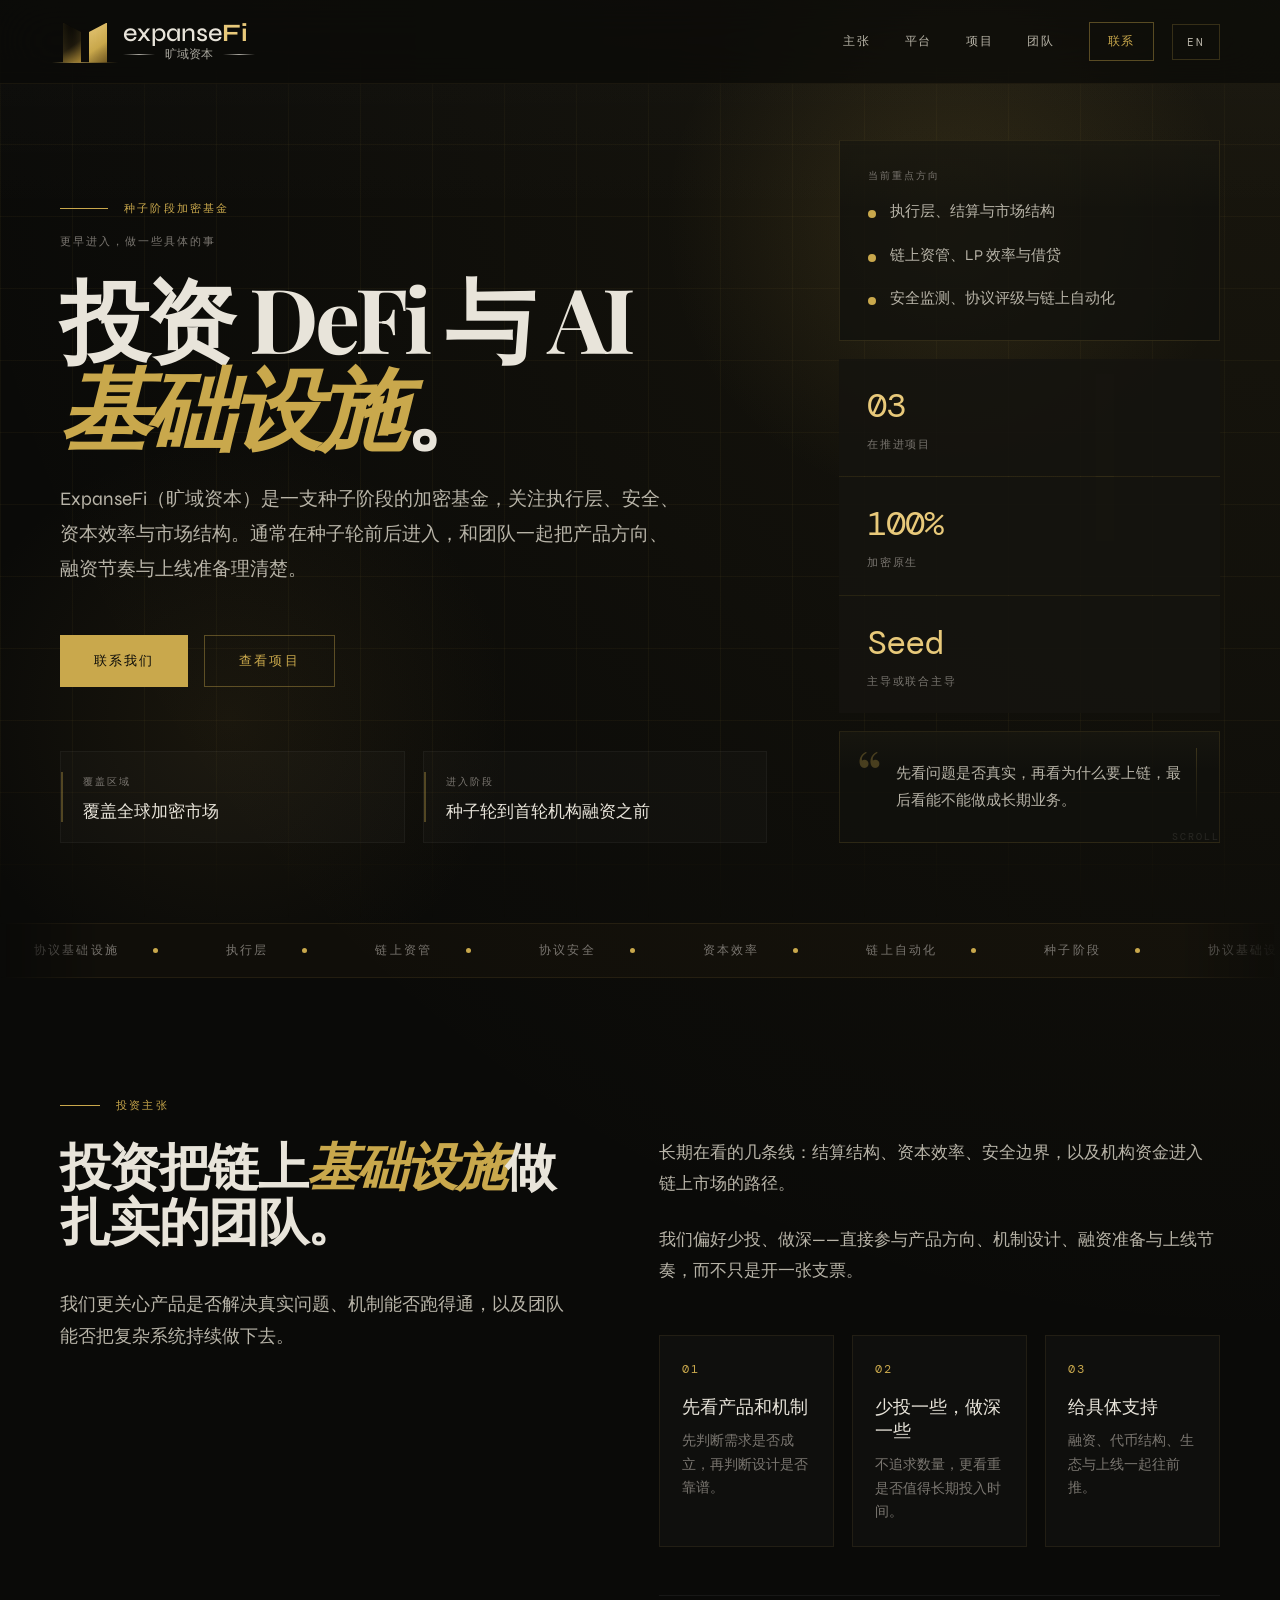
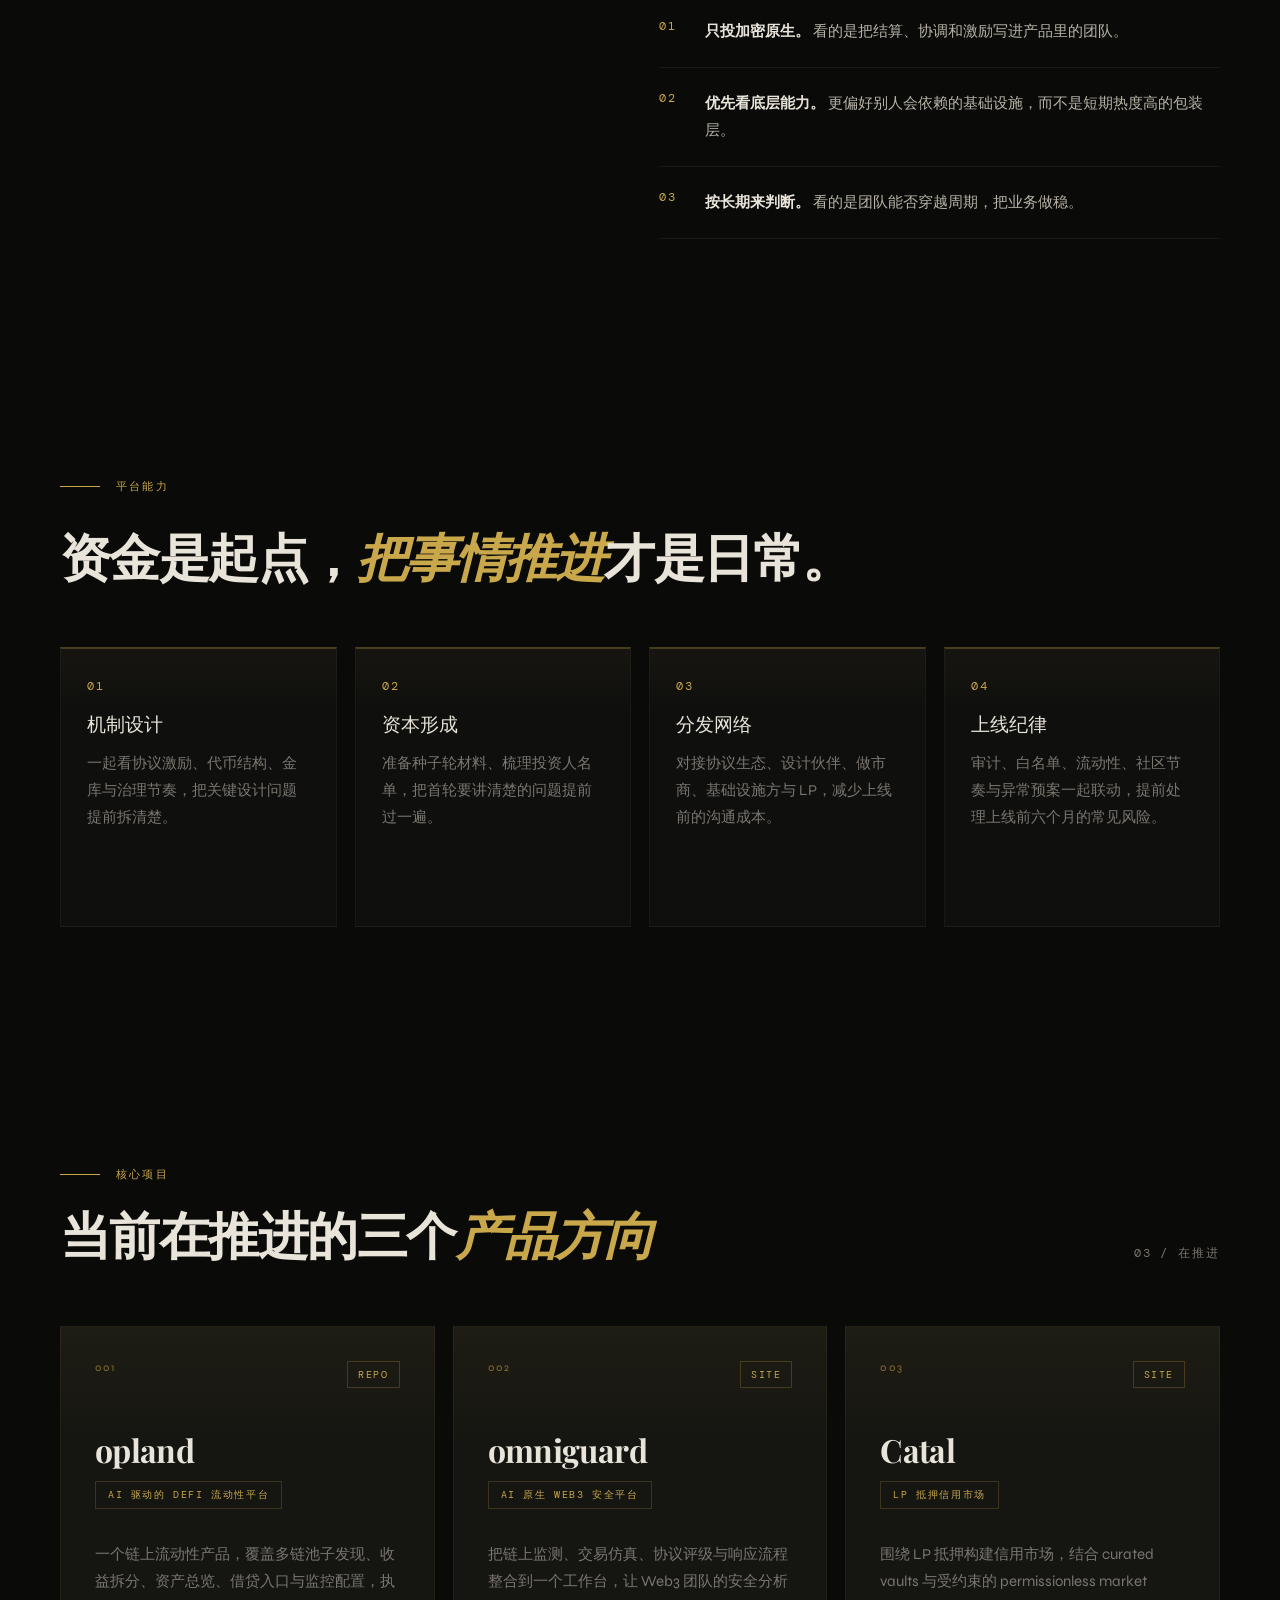
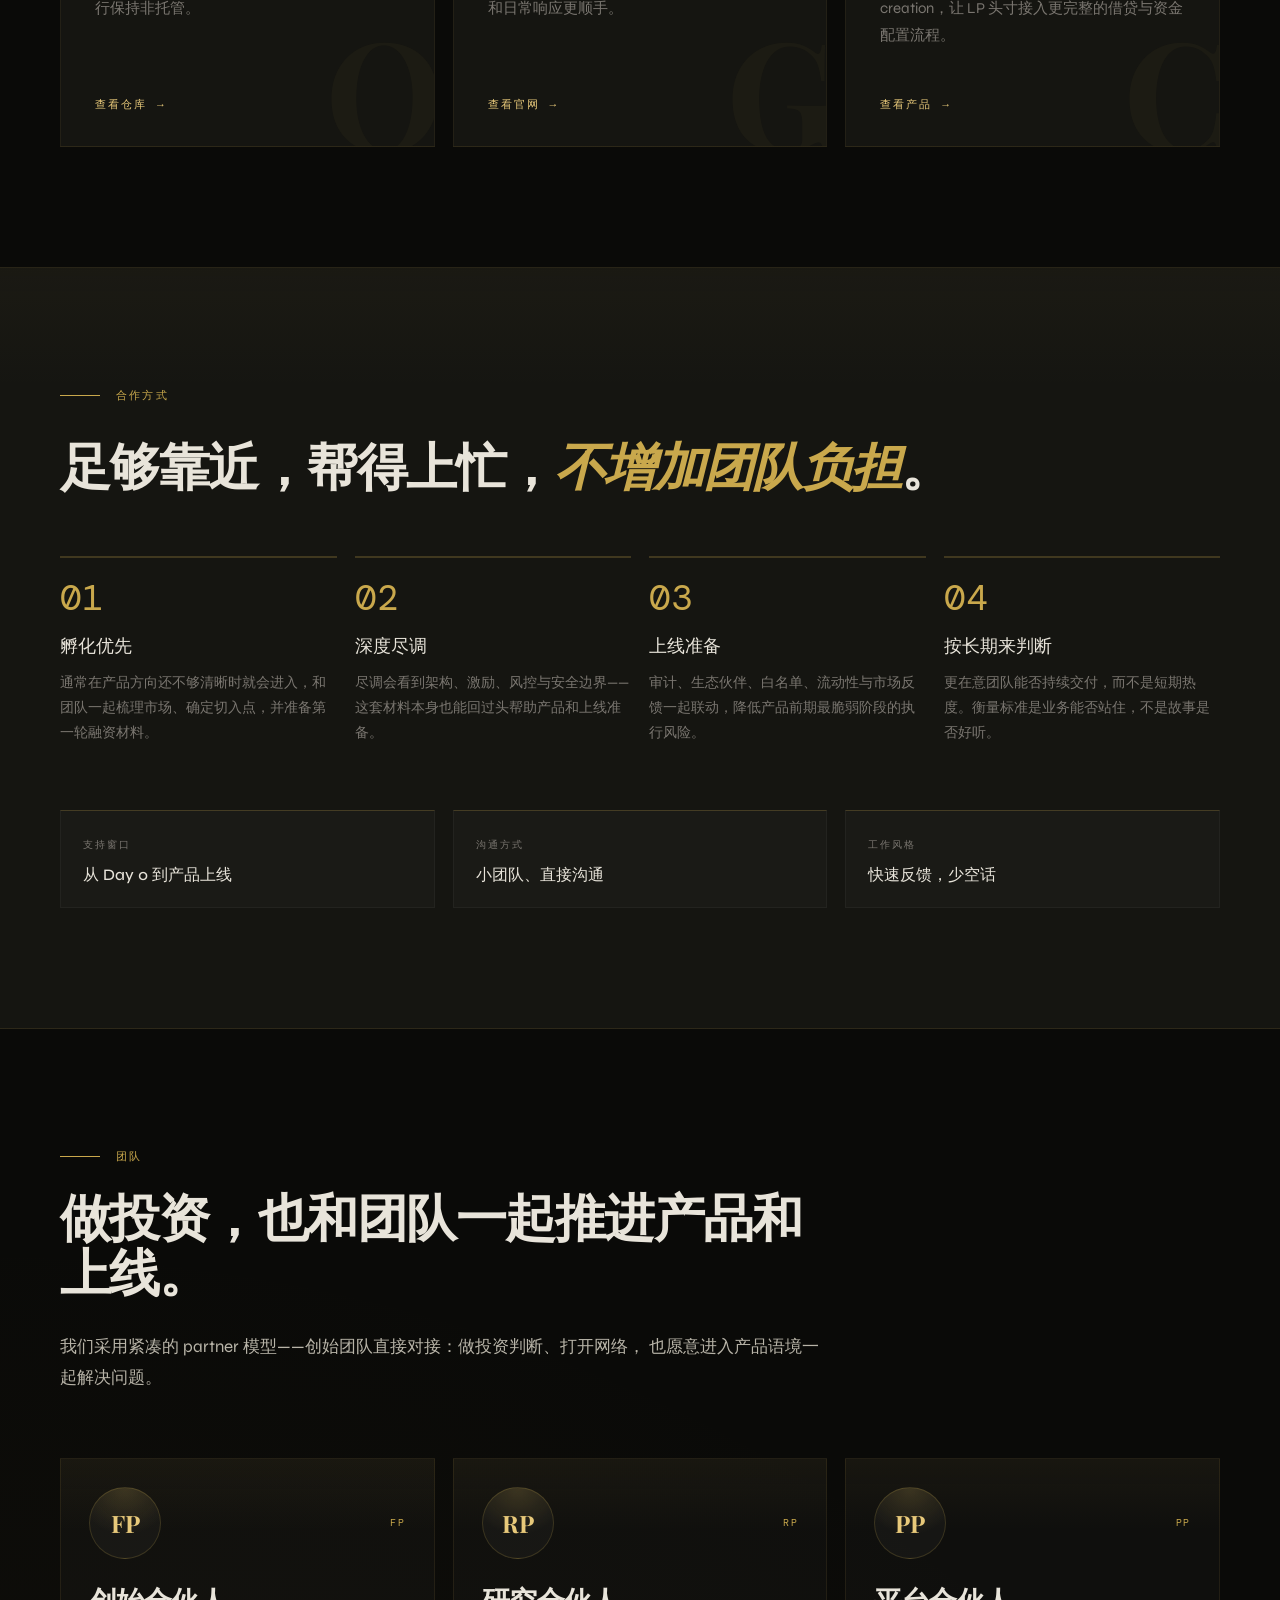
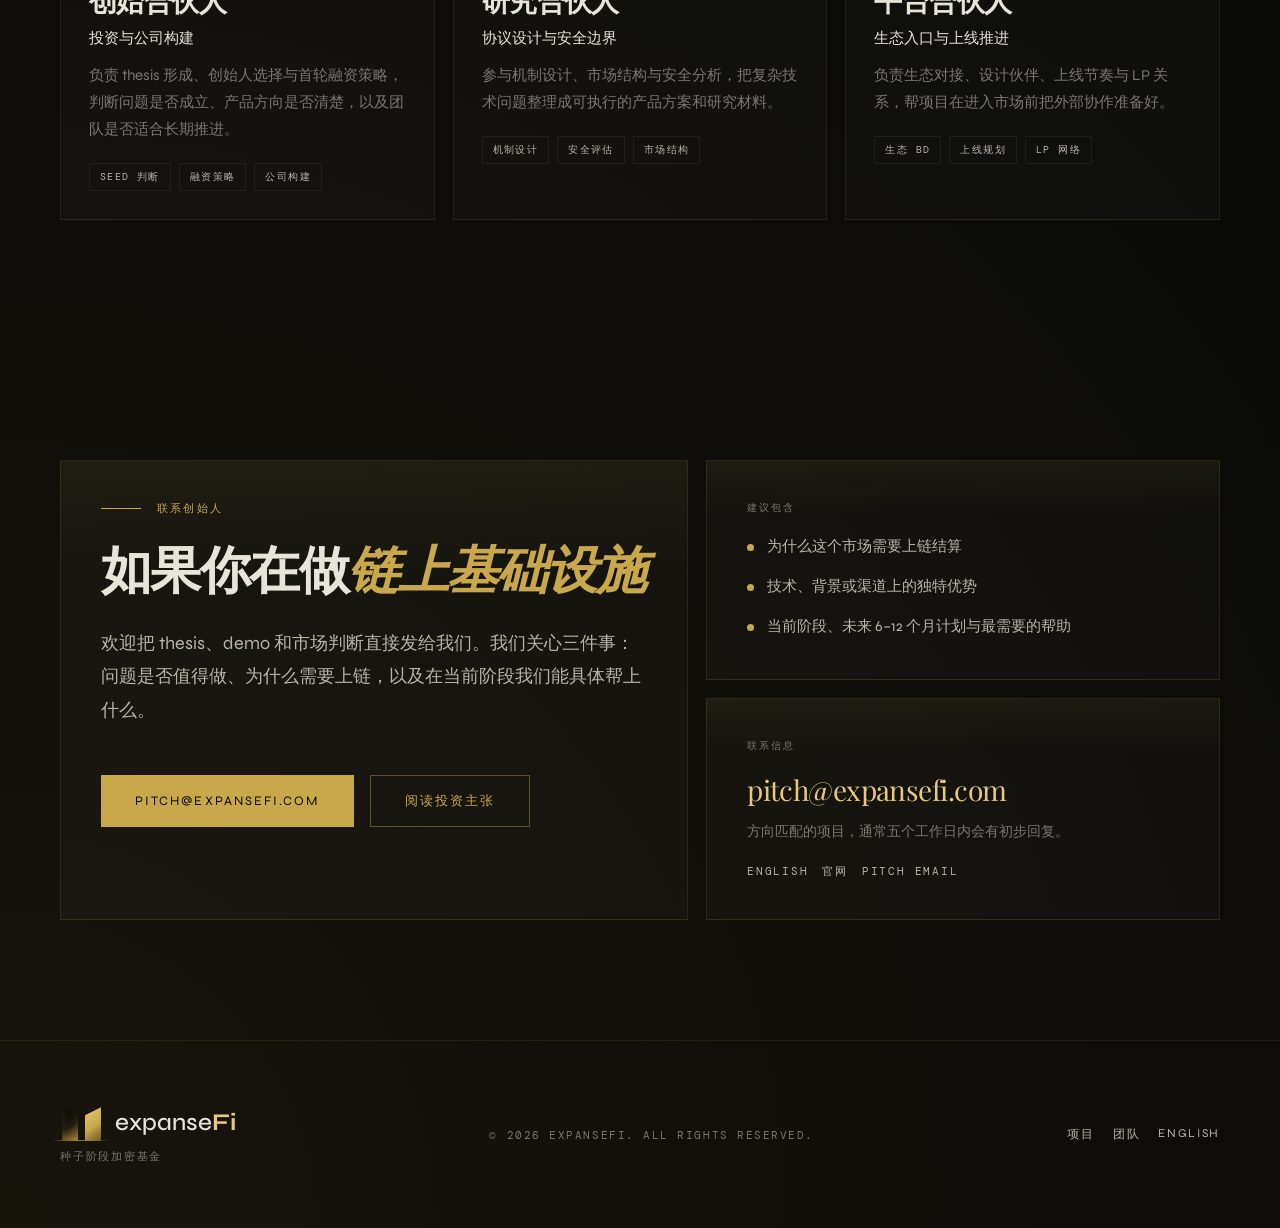
<file: index.html>
<!DOCTYPE html>
<html lang="zh-CN">
<head>
  <meta charset="UTF-8" />
  <meta name="viewport" content="width=device-width, initial-scale=1.0" />
  <meta
    name="description"
    content="ExpanseFi（旷域资本）是一支种子阶段的加密基金，关注链上基础设施、DeFi 与 AI 相关方向。"
  />
  <meta name="theme-color" content="#0A0A08" />
  <meta property="og:title" content="ExpanseFi（旷域资本）" />
  <meta
    property="og:description"
    content="种子阶段的加密基金，关注链上基础设施、DeFi 与 AI 相关方向。"
  />
  <meta property="og:type" content="website" />
  <meta property="og:url" content="https://www.expansefi.com/" />
  <meta name="twitter:card" content="summary_large_image" />
  <meta
    name="twitter:description"
    content="ExpanseFi（旷域资本），种子阶段的加密基金。"
  />
  <title>ExpanseFi（旷域资本）｜种子阶段加密基金</title>
  <link rel="canonical" href="https://www.expansefi.com/" />
  <link rel="alternate" hreflang="zh-CN" href="https://www.expansefi.com/" />
  <link rel="alternate" hreflang="en" href="https://www.expansefi.com/en/" />
  <link rel="alternate" hreflang="x-default" href="https://www.expansefi.com/" />
  <link rel="icon" href="./favicon.svg" type="image/svg+xml" />
  <link rel="preconnect" href="https://fonts.googleapis.com" />
  <link rel="preconnect" href="https://fonts.gstatic.com" crossorigin />
  <link rel="stylesheet" href="./tokens.css" />
  <link rel="stylesheet" href="./global.css" />
  <link rel="stylesheet" href="./animations.css" />
</head>
<body>
  <div id="cursor" aria-hidden="true"></div>
  <div id="cursor-ring" aria-hidden="true"></div>

  <nav id="navbar" class="navbar" aria-label="主导航">
    <a href="#hero" class="logo" aria-label="ExpanseFi 旷域资本">
      <span class="logo-mark" aria-hidden="true">
        <span class="logo-panel logo-panel-dark"></span>
        <span class="logo-panel logo-panel-gold"></span>
      </span>
      <span class="logo-text" aria-hidden="true">
        <strong class="logo-name">expanse<span>Fi</span></strong>
        <small class="logo-subline">旷域资本</small>
      </span>
    </a>

    <div class="nav-tools">
      <div class="nav-links" id="nav-links">
        <a href="#thesis" data-nav-link>主张</a>
        <a href="#platform" data-nav-link>平台</a>
        <a href="#portfolio" data-nav-link>项目</a>
        <a href="#team" data-nav-link>团队</a>
        <a href="#contact" class="nav-cta" data-nav-link>联系</a>
      </div>
      <a href="./en/" class="lang-switch" lang="en">EN</a>
    </div>

    <button
      class="nav-hamburger"
      type="button"
      aria-label="打开菜单"
      aria-controls="mobile-menu"
      aria-expanded="false"
      data-label-open="打开菜单"
      data-label-close="关闭菜单"
    >
      <span></span>
      <span></span>
      <span></span>
    </button>
  </nav>

  <div class="mobile-menu" id="mobile-menu" hidden>
    <div class="mobile-menu-inner">
      <div class="mobile-menu-top">
        <span class="mobile-menu-label">导航</span>
        <button class="mobile-menu-close" type="button" aria-label="关闭菜单">关闭</button>
      </div>
      <div class="mobile-menu-links">
        <a href="#thesis" data-mobile-link>主张</a>
        <a href="#platform" data-mobile-link>平台</a>
        <a href="#portfolio" data-mobile-link>项目</a>
        <a href="#team" data-mobile-link>团队</a>
        <a href="#contact" data-mobile-link>联系</a>
      </div>
      <div class="mobile-menu-footer">
        <span class="mobile-menu-label">Language</span>
        <a href="./en/" class="mobile-menu-lang" lang="en">English</a>
      </div>
    </div>
  </div>

  <main>
    <section id="hero" class="hero">
      <div class="hero-bg" aria-hidden="true"></div>
      <div class="hero-grid" aria-hidden="true"></div>
      <div class="hero-watermark" aria-hidden="true">Ⅰ</div>

      <div class="hero-shell">
        <div class="hero-copy">
          <div class="tag fade-in d1">种子阶段加密基金</div>
          <p class="hero-kicker fade-in d1">更早进入，做一些具体的事</p>
          <h1 class="hero-title fade-in d2">
            投资 DeFi 与 AI<br />
            <em>基础设施</em>。
          </h1>
          <p class="hero-lead fade-in d3">
            ExpanseFi（旷域资本）是一支种子阶段的加密基金，关注执行层、安全、
            资本效率与市场结构。通常在种子轮前后进入，和团队一起把产品方向、
            融资节奏与上线准备理清楚。
          </p>

          <div class="hero-actions fade-in d4">
            <a href="#contact" class="btn-primary">联系我们</a>
            <a href="#portfolio" class="btn-outline">查看项目</a>
          </div>

          <div class="hero-notes fade-in d5">
            <div class="hero-note">
              <span class="hero-note-label">覆盖区域</span>
              <strong>覆盖全球加密市场</strong>
            </div>
            <div class="hero-note">
              <span class="hero-note-label">进入阶段</span>
              <strong>种子轮到首轮机构融资之前</strong>
            </div>
          </div>
        </div>

        <aside class="hero-rail fade-in d4" aria-label="当前重点方向">
          <div class="rail-panel">
            <div class="mini-label">当前重点方向</div>
            <ul class="focus-list">
              <li>执行层、结算与市场结构</li>
              <li>链上资管、LP 效率与借贷</li>
              <li>安全监测、协议评级与链上自动化</li>
            </ul>
          </div>

          <div class="hero-stats">
            <div class="stat">
              <span class="stat-num" data-portfolio-count>03</span>
              <span class="stat-label">在推进项目</span>
            </div>
            <div class="stat-divider" aria-hidden="true"></div>
            <div class="stat">
              <span class="stat-num">100%</span>
              <span class="stat-label">加密原生</span>
            </div>
            <div class="stat-divider" aria-hidden="true"></div>
            <div class="stat">
              <span class="stat-num">Seed</span>
              <span class="stat-label">主导或联合主导</span>
            </div>
          </div>

          <div class="rail-panel rail-panel-quote">
            <p>
              先看问题是否真实，再看为什么要上链，最后看能不能做成长期业务。
            </p>
          </div>
        </aside>
      </div>

      <div class="hero-scroll fade-in d5" aria-hidden="true">
        <div class="scroll-line"></div>
        <span>Scroll</span>
      </div>
    </section>

    <div class="marquee-wrap" aria-hidden="true">
      <div class="marquee-track" id="marquee-track"></div>
    </div>

    <section id="thesis" class="section thesis-section">
      <div class="section-label reveal">投资主张</div>
      <div class="thesis-grid">
        <div class="thesis-left reveal">
          <h2>投资把链上<em>基础设施</em>做扎实的团队。</h2>
          <p class="thesis-pull">
            我们更关心产品是否解决真实问题、机制能否跑得通，以及团队能否把复杂系统持续做下去。
          </p>
        </div>

        <div class="thesis-right">
          <p class="reveal delay-1">
            长期在看的几条线：结算结构、资本效率、安全边界，以及机构资金进入链上市场的路径。
          </p>
          <p class="reveal delay-2">
            我们偏好少投、做深——直接参与产品方向、机制设计、融资准备与上线节奏，而不只是开一张支票。
          </p>

          <div class="thesis-matrix">
            <article class="matrix-card reveal delay-1">
              <span class="matrix-num">01</span>
              <h3>先看产品和机制</h3>
              <p>先判断需求是否成立，再判断设计是否靠谱。</p>
            </article>
            <article class="matrix-card reveal delay-2">
              <span class="matrix-num">02</span>
              <h3>少投一些，做深一些</h3>
              <p>不追求数量，更看重是否值得长期投入时间。</p>
            </article>
            <article class="matrix-card reveal delay-3">
              <span class="matrix-num">03</span>
              <h3>给具体支持</h3>
              <p>融资、代币结构、生态与上线一起往前推。</p>
            </article>
          </div>

          <div class="principles reveal">
            <div class="principle">
              <span class="pnum">01</span>
              <span class="ptext">
                <strong>只投加密原生。</strong> 看的是把结算、协调和激励写进产品里的团队。
              </span>
            </div>
            <div class="principle">
              <span class="pnum">02</span>
              <span class="ptext">
                <strong>优先看底层能力。</strong> 更偏好别人会依赖的基础设施，而不是短期热度高的包装层。
              </span>
            </div>
            <div class="principle">
              <span class="pnum">03</span>
              <span class="ptext">
                <strong>按长期来判断。</strong> 看的是团队能否穿越周期，把业务做稳。
              </span>
            </div>
          </div>
        </div>
      </div>
    </section>

    <section id="platform" class="section platform-section">
      <div class="platform-header">
        <div class="section-label reveal">平台能力</div>
        <h2 class="section-title reveal">
          资金是起点，<em>把事情推进</em>才是日常。
        </h2>
      </div>

      <div class="platform-grid">
        <article class="platform-card reveal">
          <span class="platform-num">01</span>
          <h3>机制设计</h3>
          <p>一起看协议激励、代币结构、金库与治理节奏，把关键设计问题提前拆清楚。</p>
        </article>
        <article class="platform-card reveal delay-1">
          <span class="platform-num">02</span>
          <h3>资本形成</h3>
          <p>准备种子轮材料、梳理投资人名单，把首轮要讲清楚的问题提前过一遍。</p>
        </article>
        <article class="platform-card reveal delay-2">
          <span class="platform-num">03</span>
          <h3>分发网络</h3>
          <p>对接协议生态、设计伙伴、做市商、基础设施方与 LP，减少上线前的沟通成本。</p>
        </article>
        <article class="platform-card reveal delay-3">
          <span class="platform-num">04</span>
          <h3>上线纪律</h3>
          <p>审计、白名单、流动性、社区节奏与异常预案一起联动，提前处理上线前六个月的常见风险。</p>
        </article>
      </div>
    </section>

    <section id="portfolio" class="section portfolio-section">
      <div class="portfolio-header">
        <div>
          <div class="section-label reveal">核心项目</div>
          <h2 class="reveal">当前在推进的三个<em>产品方向</em></h2>
        </div>
        <span class="portfolio-count reveal" data-portfolio-summary>03 / Active</span>
      </div>
      <div class="portfolio-grid" id="portfolio-grid"></div>
    </section>

    <section id="approach" class="section approach-section">
      <div class="approach-header">
        <div class="section-label reveal">合作方式</div>
        <h2 class="section-title reveal">
          足够靠近，帮得上忙，<em>不增加团队负担</em>。
        </h2>
      </div>

      <div class="approach-grid" id="approach-grid"></div>

      <div class="support-strip reveal">
        <div class="support-card">
          <span class="support-label">支持窗口</span>
          <strong>从 Day 0 到产品上线</strong>
        </div>
        <div class="support-card">
          <span class="support-label">沟通方式</span>
          <strong>小团队、直接沟通</strong>
        </div>
        <div class="support-card">
          <span class="support-label">工作风格</span>
          <strong>快速反馈，少空话</strong>
        </div>
      </div>
    </section>

    <section id="team" class="section team-section">
      <div class="team-header">
        <div class="section-label reveal">团队</div>
        <h2 class="section-title reveal">做投资，也和团队一起推进产品和上线。</h2>
        <p class="team-copy reveal delay-1">
          我们采用紧凑的 partner 模型——创始团队直接对接：做投资判断、打开网络，
          也愿意进入产品语境一起解决问题。
        </p>
      </div>
      <div class="team-grid" id="team-grid"></div>
    </section>

    <section id="contact" class="section contact-section">
      <div class="contact-panel reveal">
        <div class="section-label">联系创始人</div>
        <h2 class="section-title">
          如果你在做<em>链上基础设施</em>
        </h2>
        <p class="contact-copy">
          欢迎把 thesis、demo 和市场判断直接发给我们。我们关心三件事：
          问题是否值得做、为什么需要上链，以及在当前阶段我们能具体帮上什么。
        </p>
        <div class="contact-actions">
          <a href="mailto:pitch@expansefi.com" class="btn-primary">pitch@expansefi.com</a>
          <a href="#thesis" class="btn-outline">阅读投资主张</a>
        </div>
      </div>

      <aside class="contact-sidebar reveal delay-1">
        <div class="contact-card">
          <div class="mini-label">建议包含</div>
          <ul class="contact-list">
            <li>为什么这个市场需要上链结算</li>
            <li>技术、背景或渠道上的独特优势</li>
            <li>当前阶段、未来 6–12 个月计划与最需要的帮助</li>
          </ul>
        </div>

        <div class="contact-card">
          <div class="mini-label">联系信息</div>
          <a class="contact-mail" href="mailto:pitch@expansefi.com">pitch@expansefi.com</a>
          <p class="contact-meta">
            方向匹配的项目，通常五个工作日内会有初步回复。
          </p>
          <div class="contact-links">
            <a href="./en/">English</a>
            <a href="https://www.expansefi.com/" target="_blank" rel="noopener noreferrer">官网</a>
            <a href="mailto:pitch@expansefi.com">Pitch Email</a>
          </div>
        </div>
      </aside>
    </section>
  </main>

  <footer>
    <div class="footer-brand">
      <div class="footer-logo">
        <span class="logo-mark" aria-hidden="true">
          <span class="logo-panel logo-panel-dark"></span>
          <span class="logo-panel logo-panel-gold"></span>
        </span>
        <span class="logo-name">expanse<span>Fi</span></span>
      </div>
      <p class="footer-tagline">种子阶段加密基金</p>
    </div>
    <div class="footer-copy">© <span data-current-year></span> ExpanseFi. All rights reserved.</div>
    <div class="footer-links">
      <a href="#portfolio">项目</a>
      <a href="#team">团队</a>
      <a href="./en/">English</a>
    </div>
  </footer>

  <script src="./cursor.js" defer></script>
  <script src="./marquee.js" defer></script>
  <script src="./portfolio.js" defer></script>
  <script src="./approach.js" defer></script>
  <script src="./team.js" defer></script>
  <script src="./scroll.js" defer></script>
</body>
</html>
</file>
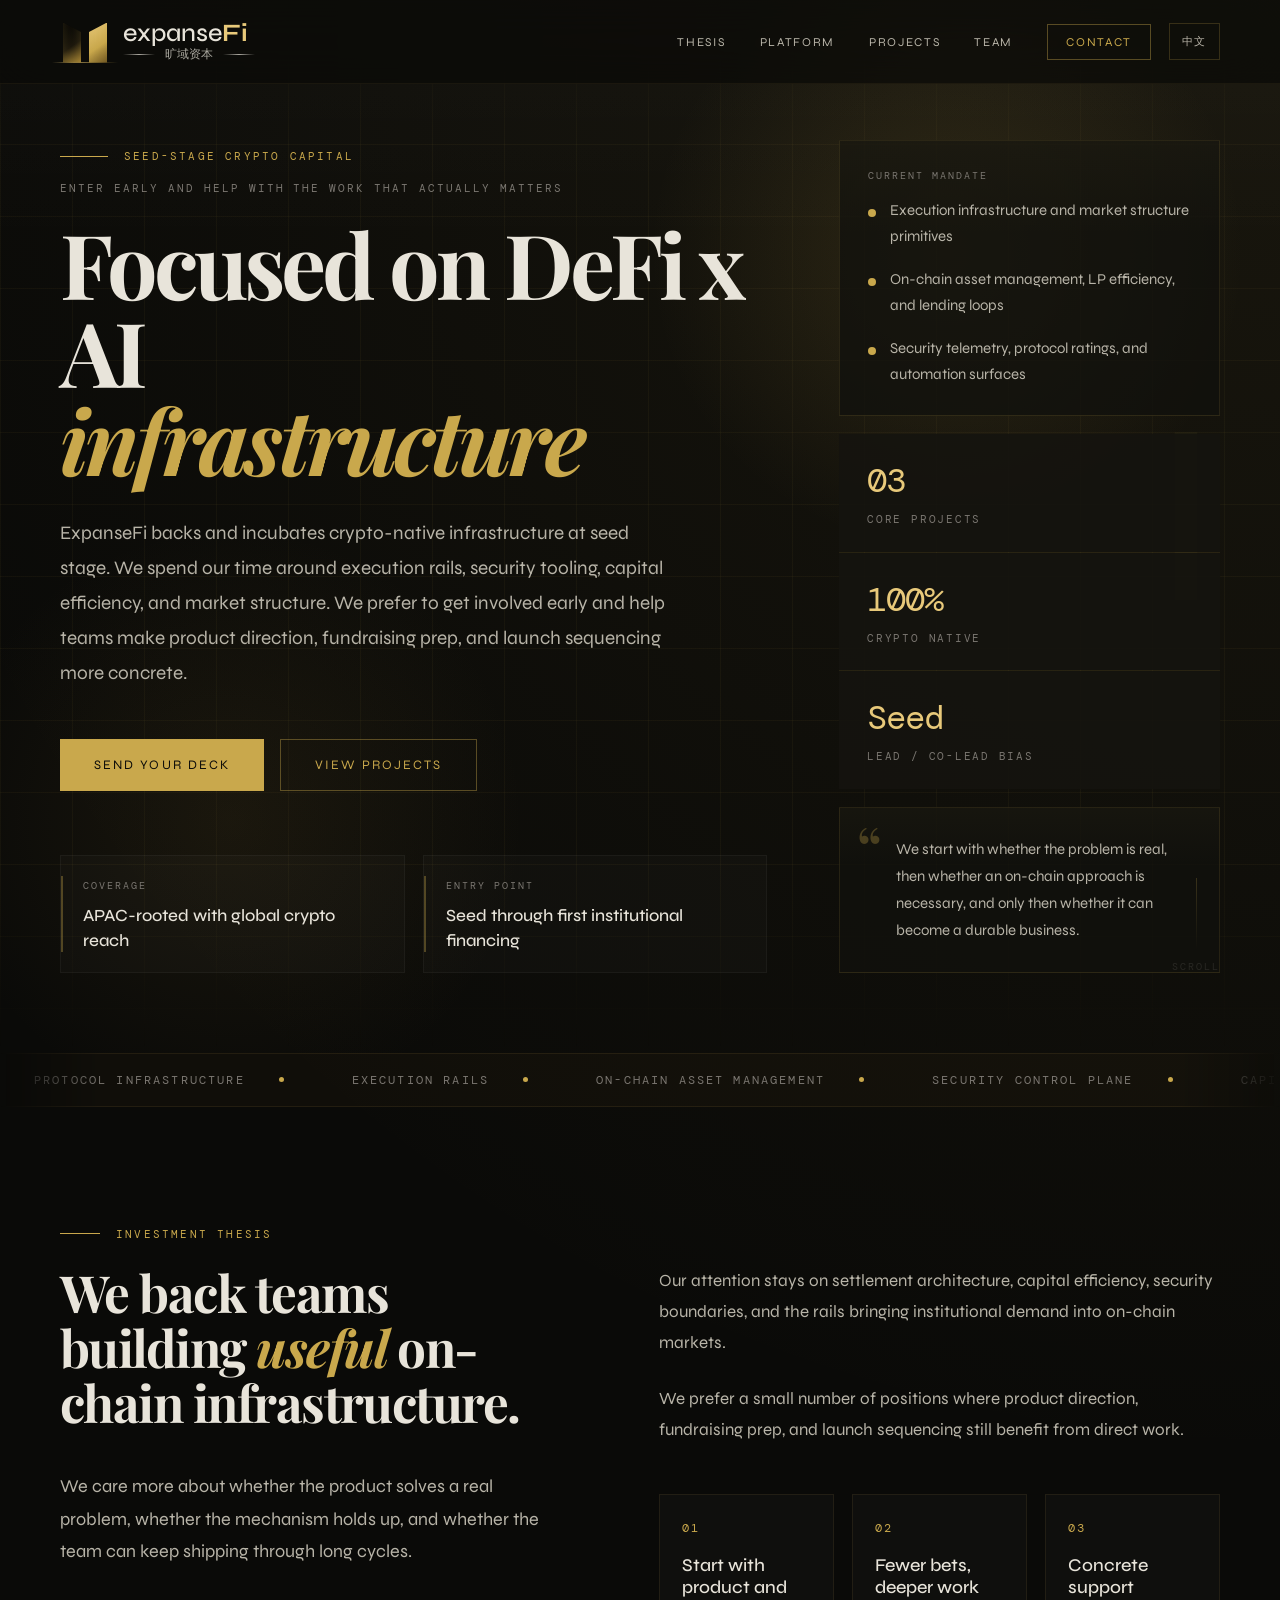
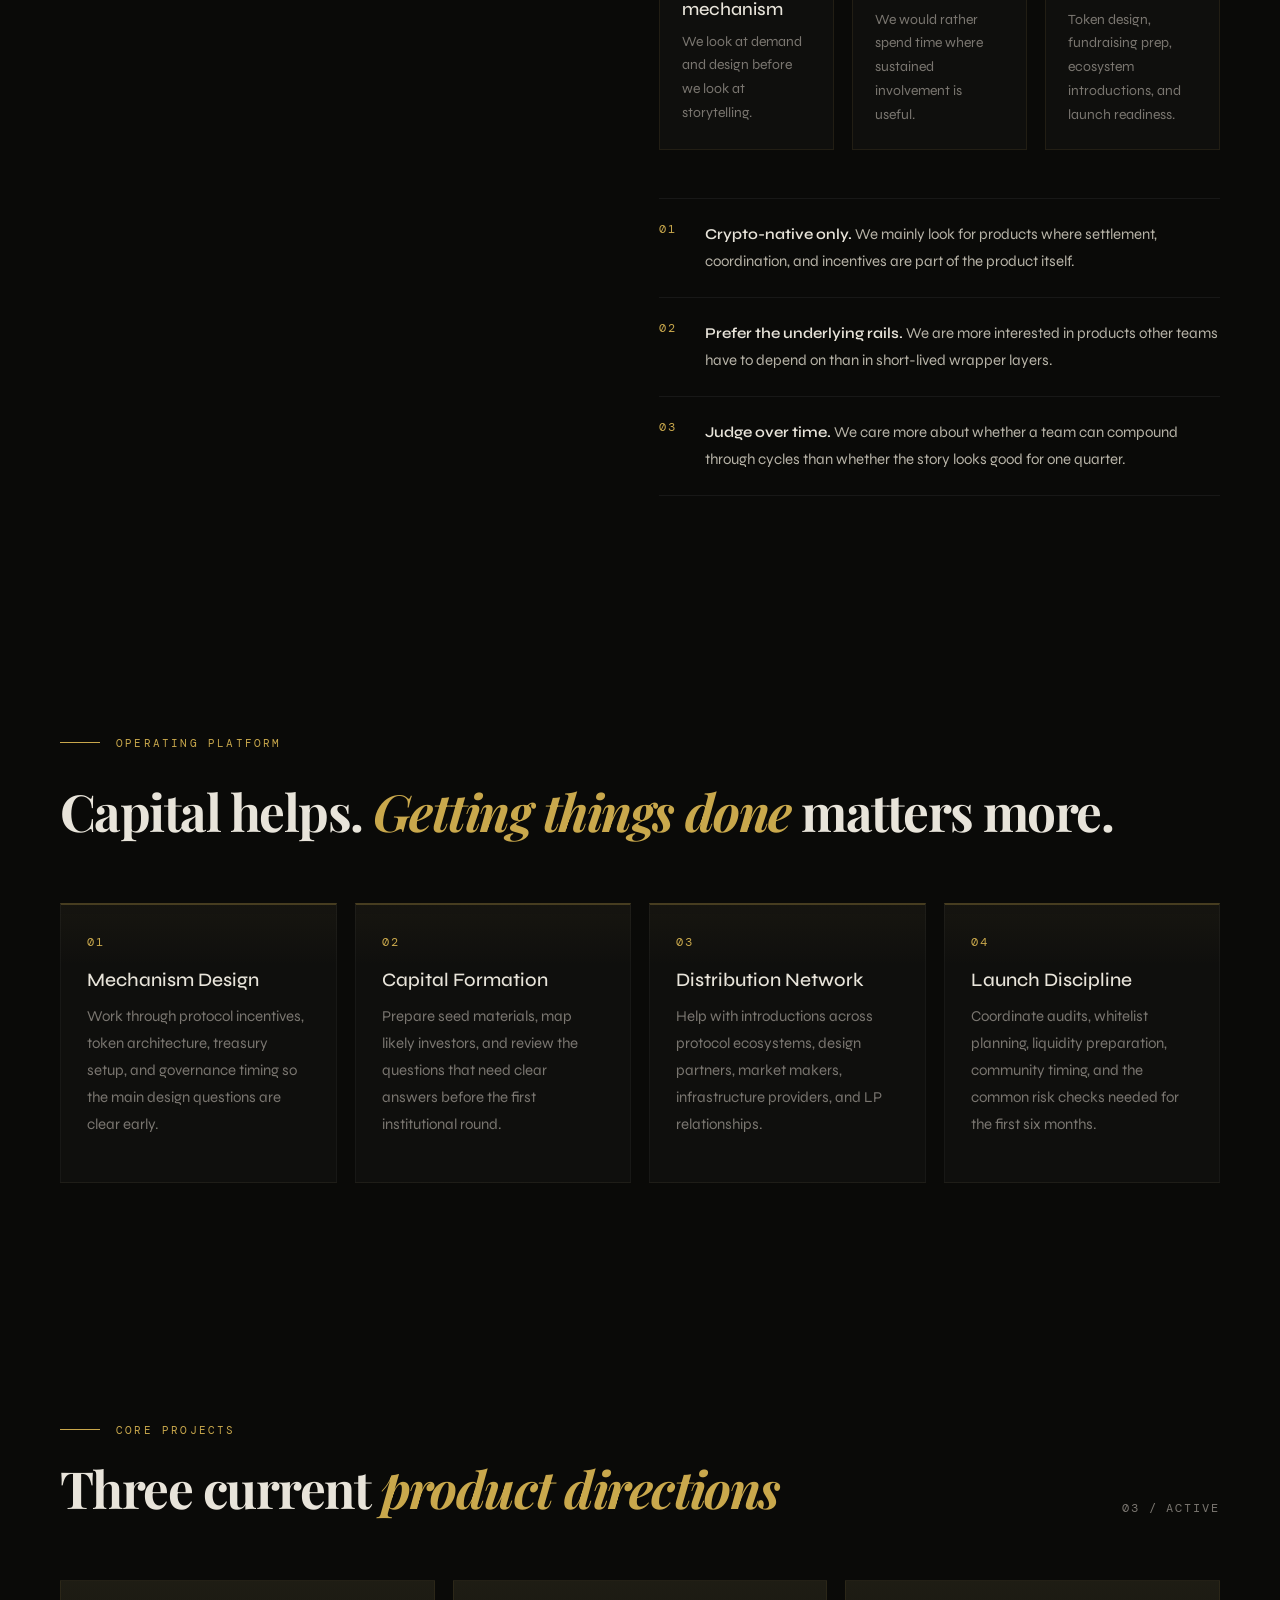
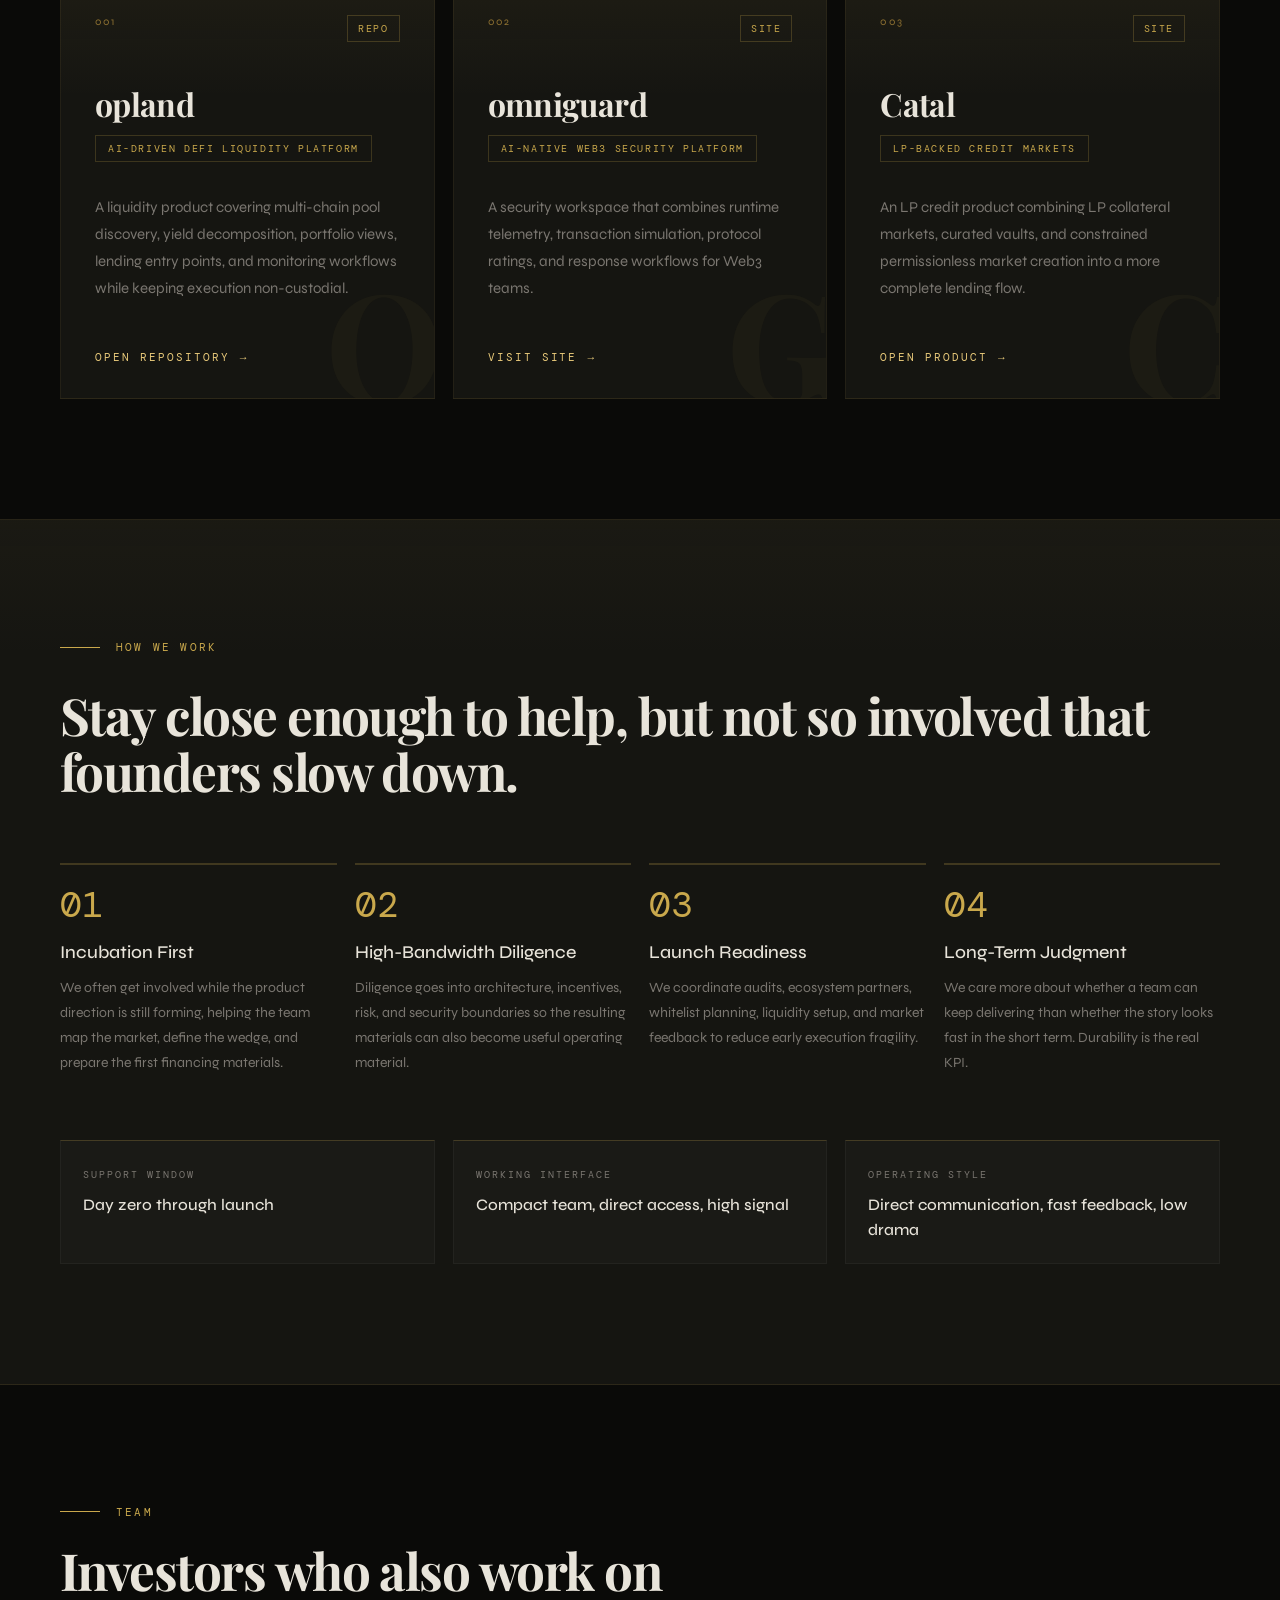
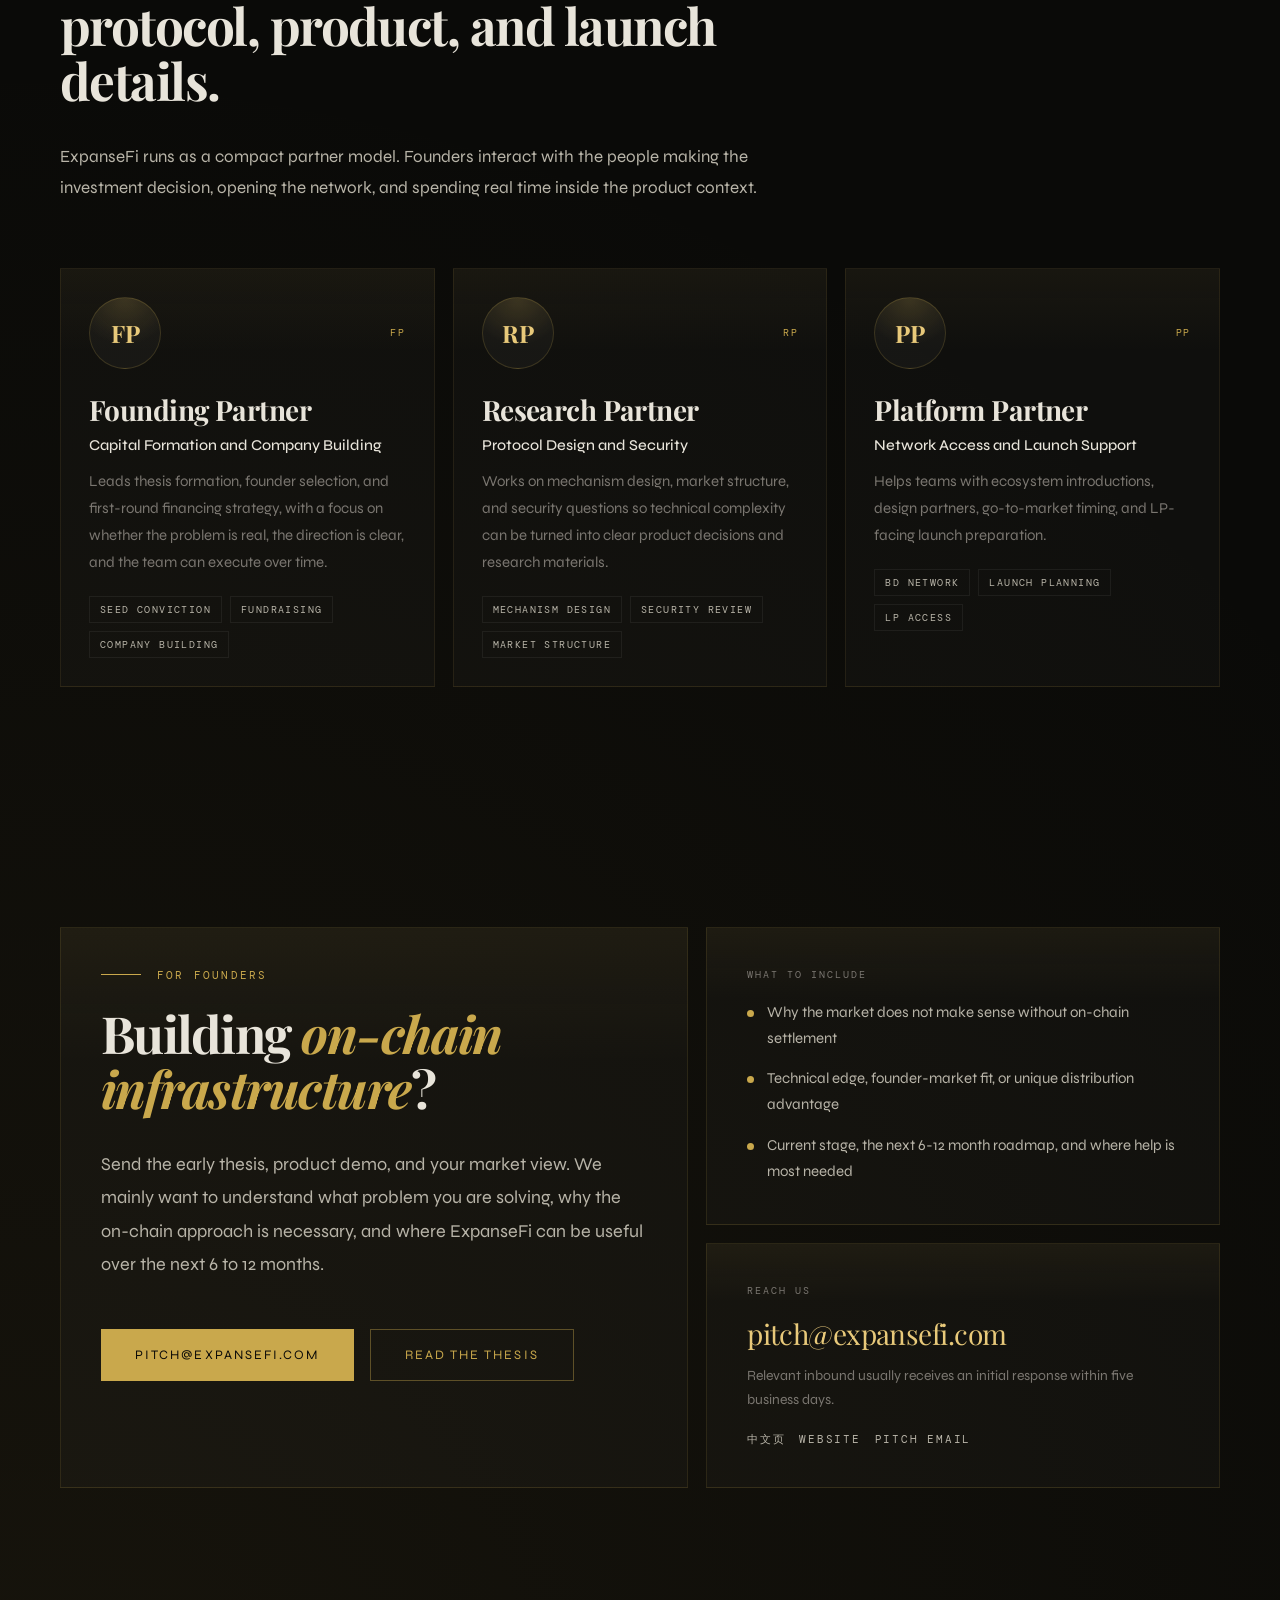
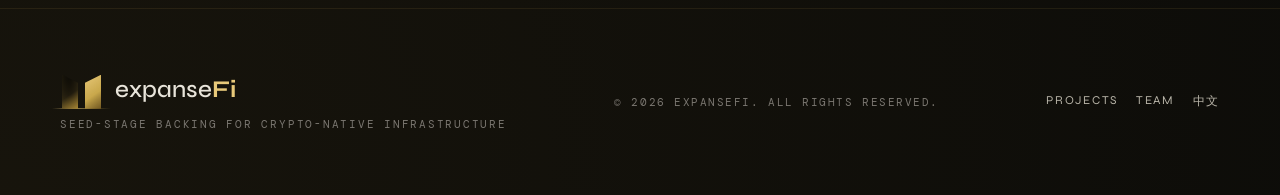
<file: en/index.html>
<!DOCTYPE html>
<html lang="en">
<head>
  <meta charset="UTF-8" />
  <meta name="viewport" content="width=device-width, initial-scale=1.0" />
  <meta
    name="description"
    content="ExpanseFi is a seed-stage investor and incubation partner focused on crypto-native infrastructure, with a clear view on what it backs and how it helps."
  />
  <meta name="theme-color" content="#0A0A08" />
  <meta property="og:title" content="ExpanseFi | English Showcase" />
  <meta
    property="og:description"
    content="Seed-stage backing for crypto-native infrastructure, including focus areas, operating support, and core projects."
  />
  <meta property="og:type" content="website" />
  <meta property="og:url" content="https://www.expansefi.com/en/" />
  <meta name="twitter:card" content="summary_large_image" />
  <meta
    name="twitter:description"
    content="Seed-stage capital and operator support for crypto-native infrastructure founders from ExpanseFi."
  />
  <title>ExpanseFi | Seed-Stage Backing for Crypto-Native Infrastructure</title>
  <link rel="canonical" href="https://www.expansefi.com/en/" />
  <link rel="alternate" hreflang="zh-CN" href="https://www.expansefi.com/" />
  <link rel="alternate" hreflang="en" href="https://www.expansefi.com/en/" />
  <link rel="alternate" hreflang="x-default" href="https://www.expansefi.com/" />
  <link rel="icon" href="../favicon.svg" type="image/svg+xml" />
  <link rel="preconnect" href="https://fonts.googleapis.com" />
  <link rel="preconnect" href="https://fonts.gstatic.com" crossorigin />
  <link rel="stylesheet" href="../tokens.css" />
  <link rel="stylesheet" href="../global.css" />
  <link rel="stylesheet" href="../animations.css" />
</head>
<body>
  <div id="cursor" aria-hidden="true"></div>
  <div id="cursor-ring" aria-hidden="true"></div>

  <nav id="navbar" class="navbar" aria-label="Primary navigation">
    <a href="#hero" class="logo" aria-label="ExpanseFi">
      <span class="logo-mark" aria-hidden="true">
        <span class="logo-panel logo-panel-dark"></span>
        <span class="logo-panel logo-panel-gold"></span>
      </span>
      <span class="logo-text" aria-hidden="true">
        <strong class="logo-name">expanse<span>Fi</span></strong>
        <small class="logo-subline">旷域资本</small>
      </span>
    </a>

    <div class="nav-tools">
      <div class="nav-links" id="nav-links">
        <a href="#thesis" data-nav-link>Thesis</a>
        <a href="#platform" data-nav-link>Platform</a>
        <a href="#portfolio" data-nav-link>Projects</a>
        <a href="#team" data-nav-link>Team</a>
        <a href="#contact" class="nav-cta" data-nav-link>Contact</a>
      </div>
      <a href="../" class="lang-switch" lang="zh-CN">中文</a>
    </div>

    <button
      class="nav-hamburger"
      type="button"
      aria-label="Open menu"
      aria-controls="mobile-menu"
      aria-expanded="false"
      data-label-open="Open menu"
      data-label-close="Close menu"
    >
      <span></span>
      <span></span>
      <span></span>
    </button>
  </nav>

  <div class="mobile-menu" id="mobile-menu" hidden>
    <div class="mobile-menu-inner">
      <div class="mobile-menu-top">
        <span class="mobile-menu-label">Navigation</span>
        <button class="mobile-menu-close" type="button" aria-label="Close menu">Close</button>
      </div>
      <div class="mobile-menu-links">
        <a href="#thesis" data-mobile-link>Thesis</a>
        <a href="#platform" data-mobile-link>Platform</a>
        <a href="#portfolio" data-mobile-link>Projects</a>
        <a href="#team" data-mobile-link>Team</a>
        <a href="#contact" data-mobile-link>Contact</a>
      </div>
      <div class="mobile-menu-footer">
        <span class="mobile-menu-label">Language</span>
        <a href="../" class="mobile-menu-lang" lang="zh-CN">中文</a>
      </div>
    </div>
  </div>

  <main>
    <section id="hero" class="hero">
      <div class="hero-bg" aria-hidden="true"></div>
      <div class="hero-grid" aria-hidden="true"></div>
      <div class="hero-watermark" aria-hidden="true">Ⅰ</div>

      <div class="hero-shell">
        <div class="hero-copy">
          <div class="tag fade-in d1">Seed-Stage Crypto Capital</div>
          <p class="hero-kicker fade-in d1">Enter early and help with the work that actually matters</p>
          <h1 class="hero-title fade-in d2">
            Focused on DeFi x AI<br />
            <em>infrastructure</em>
          </h1>
          <p class="hero-lead fade-in d3">
            ExpanseFi backs and incubates crypto-native infrastructure at seed stage. We spend
            our time around execution rails, security tooling, capital efficiency, and market
            structure. We prefer to get involved early and help teams make product direction,
            fundraising prep, and launch sequencing more concrete.
          </p>

          <div class="hero-actions fade-in d4">
            <a href="#contact" class="btn-primary">Send Your Deck</a>
            <a href="#portfolio" class="btn-outline">View Projects</a>
          </div>

          <div class="hero-notes fade-in d5">
            <div class="hero-note">
              <span class="hero-note-label">Coverage</span>
              <strong>APAC-rooted with global crypto reach</strong>
            </div>
            <div class="hero-note">
              <span class="hero-note-label">Entry Point</span>
              <strong>Seed through first institutional financing</strong>
            </div>
          </div>
        </div>

        <aside class="hero-rail fade-in d4" aria-label="Current mandate">
          <div class="rail-panel">
            <div class="mini-label">Current Mandate</div>
            <ul class="focus-list">
              <li>Execution infrastructure and market structure primitives</li>
              <li>On-chain asset management, LP efficiency, and lending loops</li>
              <li>Security telemetry, protocol ratings, and automation surfaces</li>
            </ul>
          </div>

          <div class="hero-stats">
            <div class="stat">
              <span class="stat-num" data-portfolio-count>03</span>
              <span class="stat-label">Core Projects</span>
            </div>
            <div class="stat-divider" aria-hidden="true"></div>
            <div class="stat">
              <span class="stat-num">100%</span>
              <span class="stat-label">Crypto Native</span>
            </div>
            <div class="stat-divider" aria-hidden="true"></div>
            <div class="stat">
              <span class="stat-num">Seed</span>
              <span class="stat-label">Lead / Co-Lead Bias</span>
            </div>
          </div>

          <div class="rail-panel rail-panel-quote">
            <p>
              We start with whether the problem is real, then whether an on-chain approach is
              necessary, and only then whether it can become a durable business.
            </p>
          </div>
        </aside>
      </div>

      <div class="hero-scroll fade-in d5" aria-hidden="true">
        <div class="scroll-line"></div>
        <span>Scroll</span>
      </div>
    </section>

    <div class="marquee-wrap" aria-hidden="true">
      <div class="marquee-track" id="marquee-track"></div>
    </div>

    <section id="thesis" class="section thesis-section">
      <div class="section-label reveal">Investment Thesis</div>
      <div class="thesis-grid">
        <div class="thesis-left reveal">
          <h2>We back teams building <em>useful</em> on-chain infrastructure.</h2>
          <p class="thesis-pull">
            We care more about whether the product solves a real problem, whether the mechanism
            holds up, and whether the team can keep shipping through long cycles.
          </p>
        </div>

        <div class="thesis-right">
          <p class="reveal delay-1">
            Our attention stays on settlement architecture, capital efficiency, security boundaries,
            and the rails bringing institutional demand into on-chain markets.
          </p>
          <p class="reveal delay-2">
            We prefer a small number of positions where product direction, fundraising prep, and
            launch sequencing still benefit from direct work.
          </p>

          <div class="thesis-matrix">
            <article class="matrix-card reveal delay-1">
              <span class="matrix-num">01</span>
              <h3>Start with product and mechanism</h3>
              <p>We look at demand and design before we look at storytelling.</p>
            </article>
            <article class="matrix-card reveal delay-2">
              <span class="matrix-num">02</span>
              <h3>Fewer bets, deeper work</h3>
              <p>We would rather spend time where sustained involvement is useful.</p>
            </article>
            <article class="matrix-card reveal delay-3">
              <span class="matrix-num">03</span>
              <h3>Concrete support</h3>
              <p>Token design, fundraising prep, ecosystem introductions, and launch readiness.</p>
            </article>
          </div>

          <div class="principles reveal">
            <div class="principle">
              <span class="pnum">01</span>
              <span class="ptext">
                <strong>Crypto-native only.</strong> We mainly look for products where settlement,
                coordination, and incentives are part of the product itself.
              </span>
            </div>
            <div class="principle">
              <span class="pnum">02</span>
              <span class="ptext">
                <strong>Prefer the underlying rails.</strong> We are more interested in products
                other teams have to depend on than in short-lived wrapper layers.
              </span>
            </div>
            <div class="principle">
              <span class="pnum">03</span>
              <span class="ptext">
                <strong>Judge over time.</strong> We care more about whether a team can compound
                through cycles than whether the story looks good for one quarter.
              </span>
            </div>
          </div>
        </div>
      </div>
    </section>

    <section id="platform" class="section platform-section">
      <div class="platform-header">
        <div class="section-label reveal">Operating Platform</div>
        <h2 class="section-title reveal">
          Capital helps. <em>Getting things done</em> matters more.
        </h2>
      </div>

      <div class="platform-grid">
        <article class="platform-card reveal">
          <span class="platform-num">01</span>
          <h3>Mechanism Design</h3>
          <p>Work through protocol incentives, token architecture, treasury setup, and governance timing so the main design questions are clear early.</p>
        </article>
        <article class="platform-card reveal delay-1">
          <span class="platform-num">02</span>
          <h3>Capital Formation</h3>
          <p>Prepare seed materials, map likely investors, and review the questions that need clear answers before the first institutional round.</p>
        </article>
        <article class="platform-card reveal delay-2">
          <span class="platform-num">03</span>
          <h3>Distribution Network</h3>
          <p>Help with introductions across protocol ecosystems, design partners, market makers, infrastructure providers, and LP relationships.</p>
        </article>
        <article class="platform-card reveal delay-3">
          <span class="platform-num">04</span>
          <h3>Launch Discipline</h3>
          <p>Coordinate audits, whitelist planning, liquidity preparation, community timing, and the common risk checks needed for the first six months.</p>
        </article>
      </div>
    </section>

    <section id="portfolio" class="section portfolio-section">
      <div class="portfolio-header">
        <div>
          <div class="section-label reveal">Core Projects</div>
          <h2 class="reveal">Three current <em>product directions</em></h2>
        </div>
        <span class="portfolio-count reveal" data-portfolio-summary>03 / Parallel Builds</span>
      </div>
      <div class="portfolio-grid" id="portfolio-grid"></div>
    </section>

    <section id="approach" class="section approach-section">
      <div class="approach-header">
        <div class="section-label reveal">How We Work</div>
        <h2 class="section-title reveal">
          Stay close enough to help, but not so involved that founders slow down.
        </h2>
      </div>

      <div class="approach-grid" id="approach-grid"></div>

      <div class="support-strip reveal">
        <div class="support-card">
          <span class="support-label">Support Window</span>
          <strong>Day zero through launch</strong>
        </div>
        <div class="support-card">
          <span class="support-label">Working Interface</span>
          <strong>Compact team, direct access, high signal</strong>
        </div>
        <div class="support-card">
          <span class="support-label">Operating Style</span>
          <strong>Direct communication, fast feedback, low drama</strong>
        </div>
      </div>
    </section>

    <section id="team" class="section team-section">
      <div class="team-header">
        <div class="section-label reveal">Team</div>
        <h2 class="section-title reveal">Investors who also work on protocol, product, and launch details.</h2>
        <p class="team-copy reveal delay-1">
          ExpanseFi runs as a compact partner model. Founders interact with the people making
          the investment decision, opening the network, and spending real time inside the product context.
        </p>
      </div>
      <div class="team-grid" id="team-grid"></div>
    </section>

    <section id="contact" class="section contact-section">
      <div class="contact-panel reveal">
        <div class="section-label">For Founders</div>
        <h2 class="section-title">
          Building <em>on-chain infrastructure</em>?
        </h2>
        <p class="contact-copy">
          Send the early thesis, product demo, and your market view. We mainly want to understand
          what problem you are solving, why the on-chain approach is necessary, and where ExpanseFi
          can be useful over the next 6 to 12 months.
        </p>
        <div class="contact-actions">
          <a href="mailto:pitch@expansefi.com" class="btn-primary">pitch@expansefi.com</a>
          <a href="#thesis" class="btn-outline">Read the Thesis</a>
        </div>
      </div>

      <aside class="contact-sidebar reveal delay-1">
        <div class="contact-card">
          <div class="mini-label">What To Include</div>
          <ul class="contact-list">
            <li>Why the market does not make sense without on-chain settlement</li>
            <li>Technical edge, founder-market fit, or unique distribution advantage</li>
            <li>Current stage, the next 6-12 month roadmap, and where help is most needed</li>
          </ul>
        </div>

        <div class="contact-card">
          <div class="mini-label">Reach Us</div>
          <a class="contact-mail" href="mailto:pitch@expansefi.com">pitch@expansefi.com</a>
          <p class="contact-meta">
            Relevant inbound usually receives an initial response within five business days.
          </p>
          <div class="contact-links">
            <a href="../">中文页</a>
            <a href="https://www.expansefi.com/en/" target="_blank" rel="noopener noreferrer">Website</a>
            <a href="mailto:pitch@expansefi.com">Pitch Email</a>
          </div>
        </div>
      </aside>
    </section>
  </main>

  <footer>
    <div class="footer-brand">
      <div class="footer-logo">
        <span class="logo-mark" aria-hidden="true">
          <span class="logo-panel logo-panel-dark"></span>
          <span class="logo-panel logo-panel-gold"></span>
        </span>
        <span class="logo-name">expanse<span>Fi</span></span>
      </div>
      <p class="footer-tagline">Seed-stage backing for crypto-native infrastructure</p>
    </div>
    <div class="footer-copy">© <span data-current-year></span> ExpanseFi. All rights reserved.</div>
    <div class="footer-links">
      <a href="#portfolio">Projects</a>
      <a href="#team">Team</a>
      <a href="../">中文</a>
    </div>
  </footer>

  <script src="../cursor.js" defer></script>
  <script src="../marquee.js" defer></script>
  <script src="../portfolio.js" defer></script>
  <script src="../approach.js" defer></script>
  <script src="../team.js" defer></script>
  <script src="../scroll.js" defer></script>
</body>
</html>
</file>
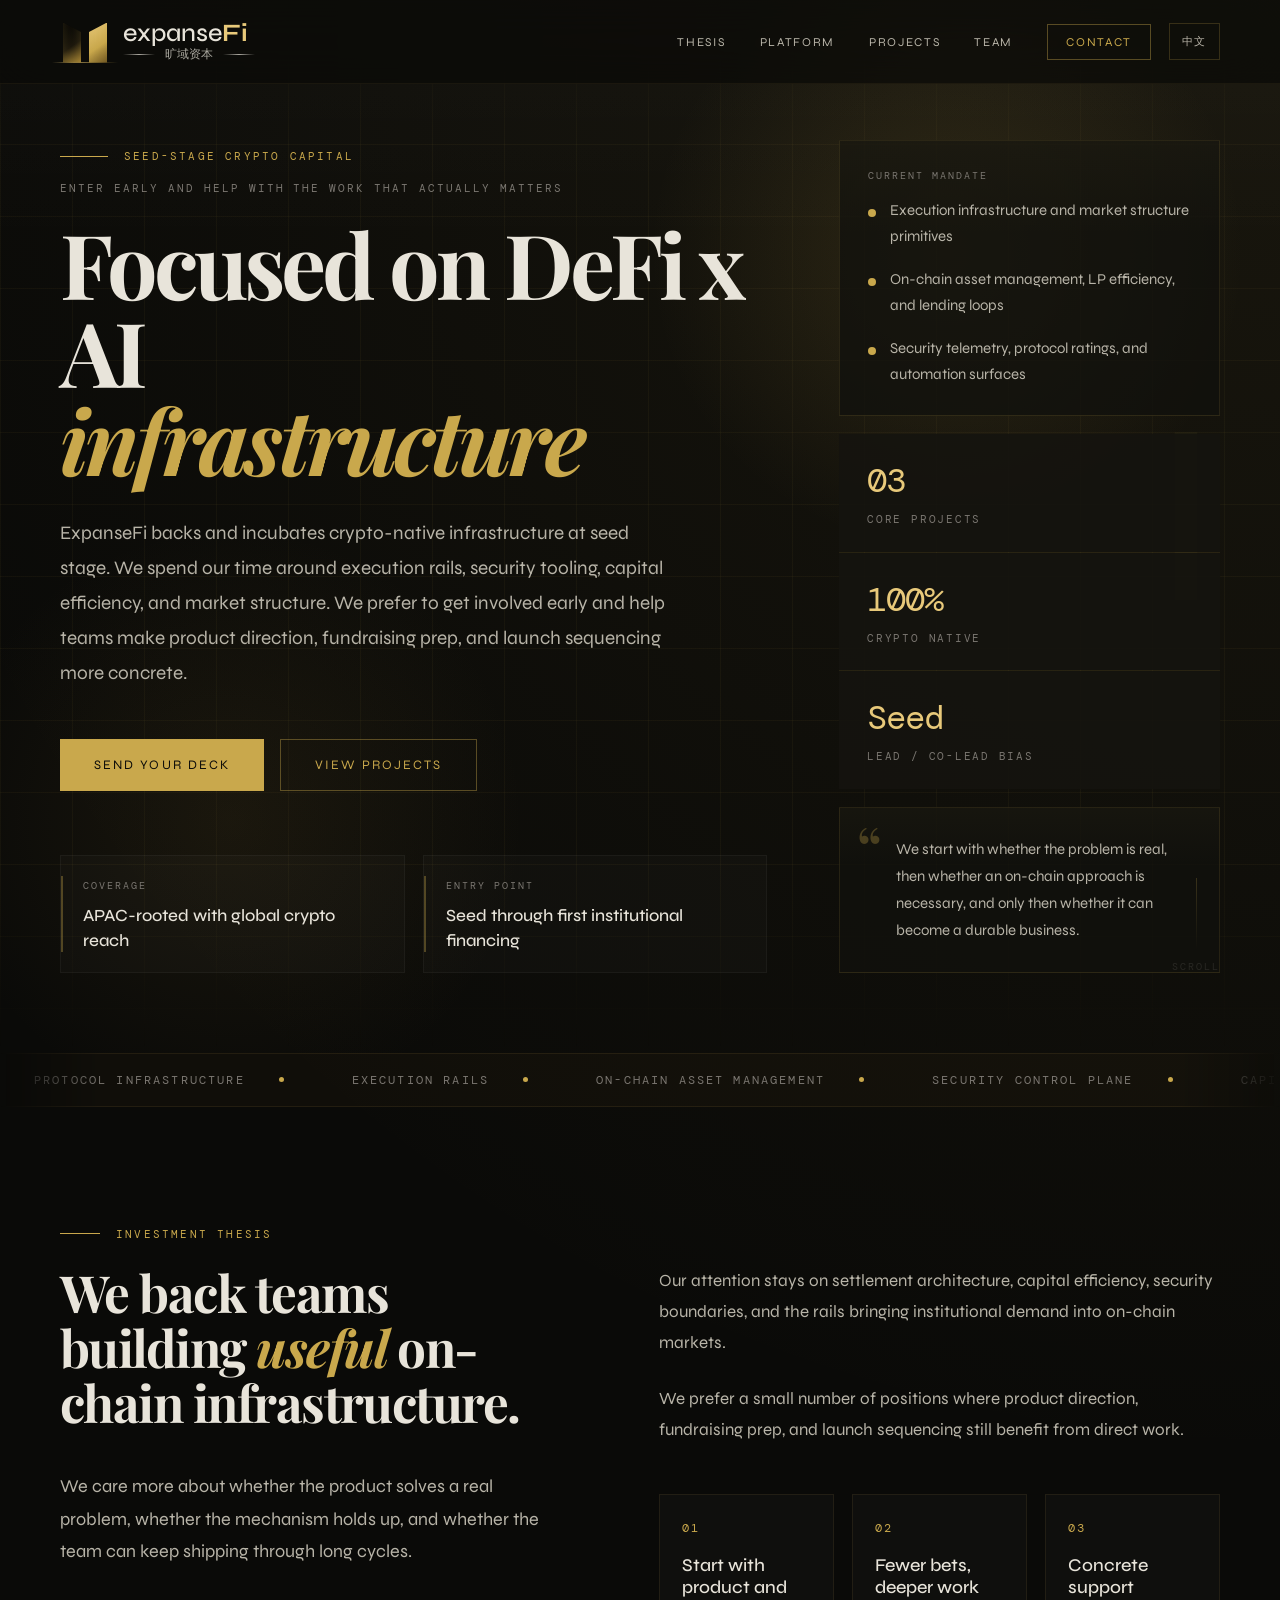
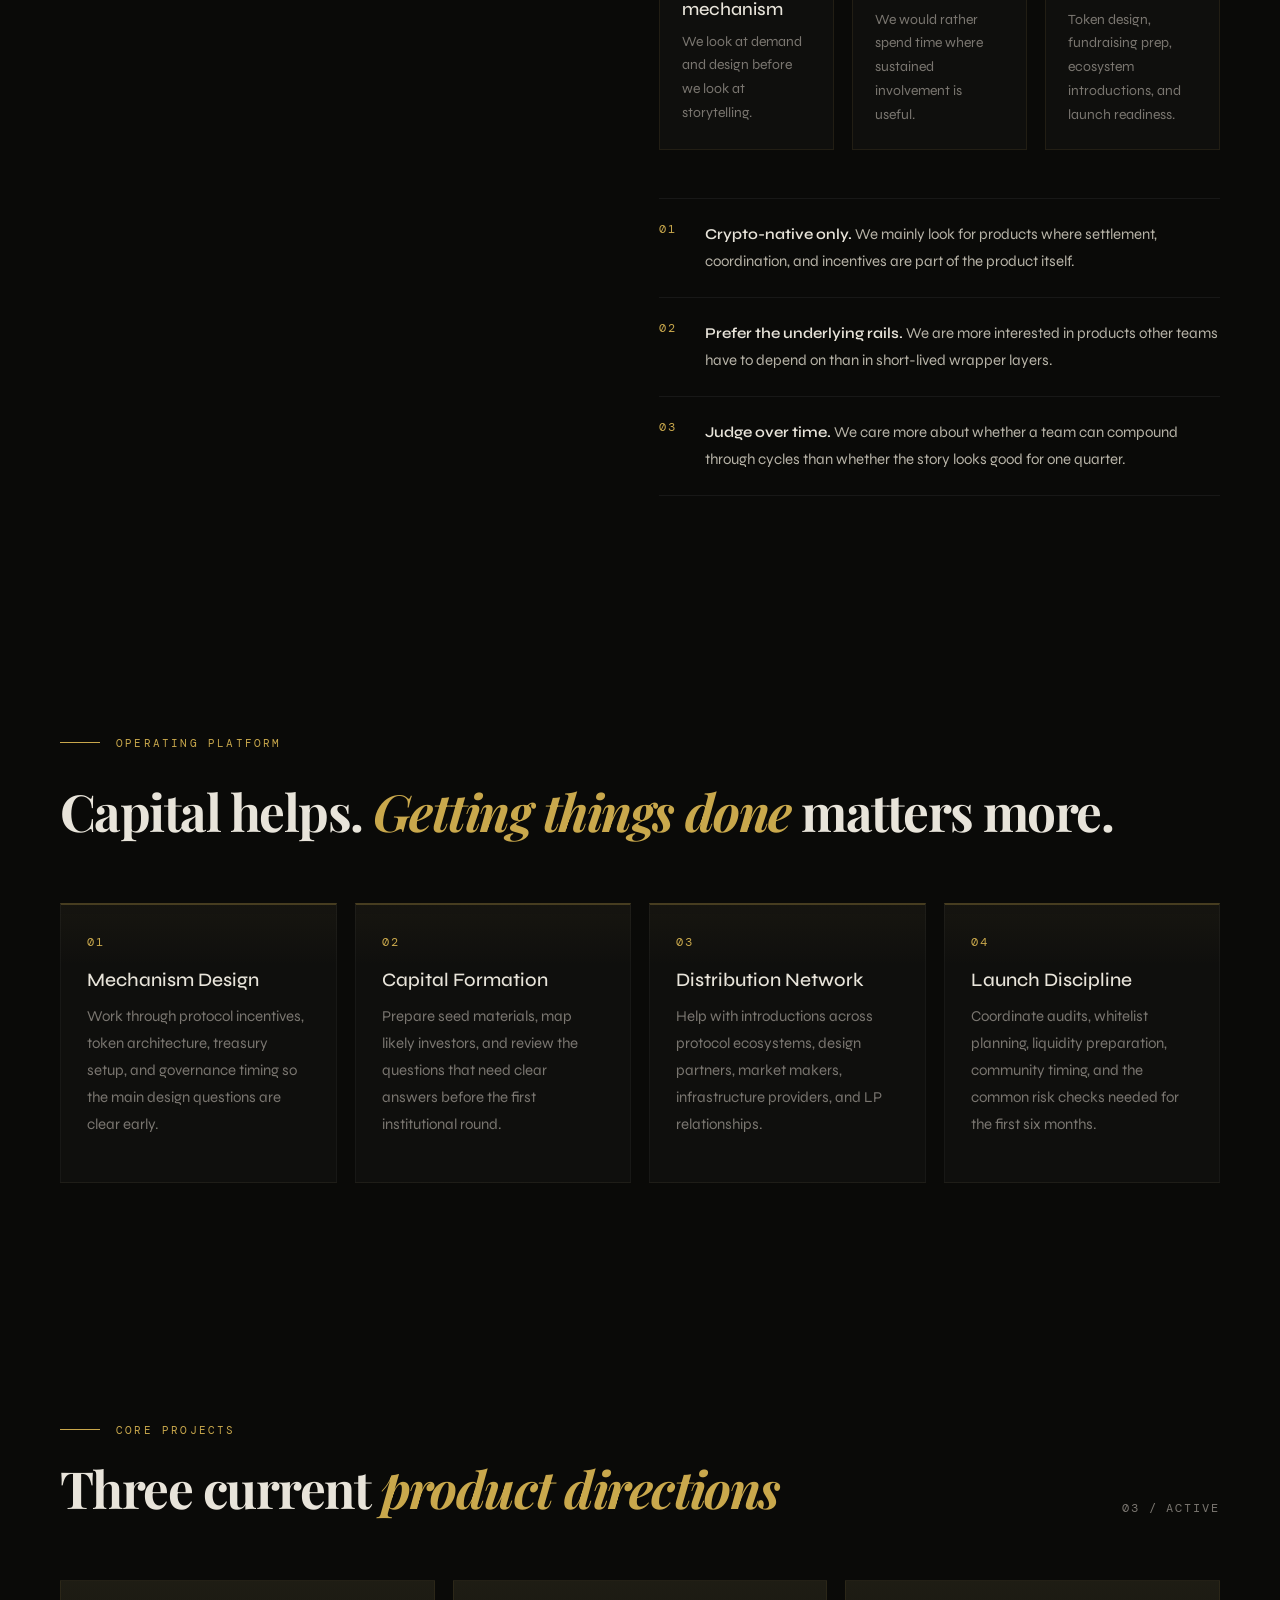
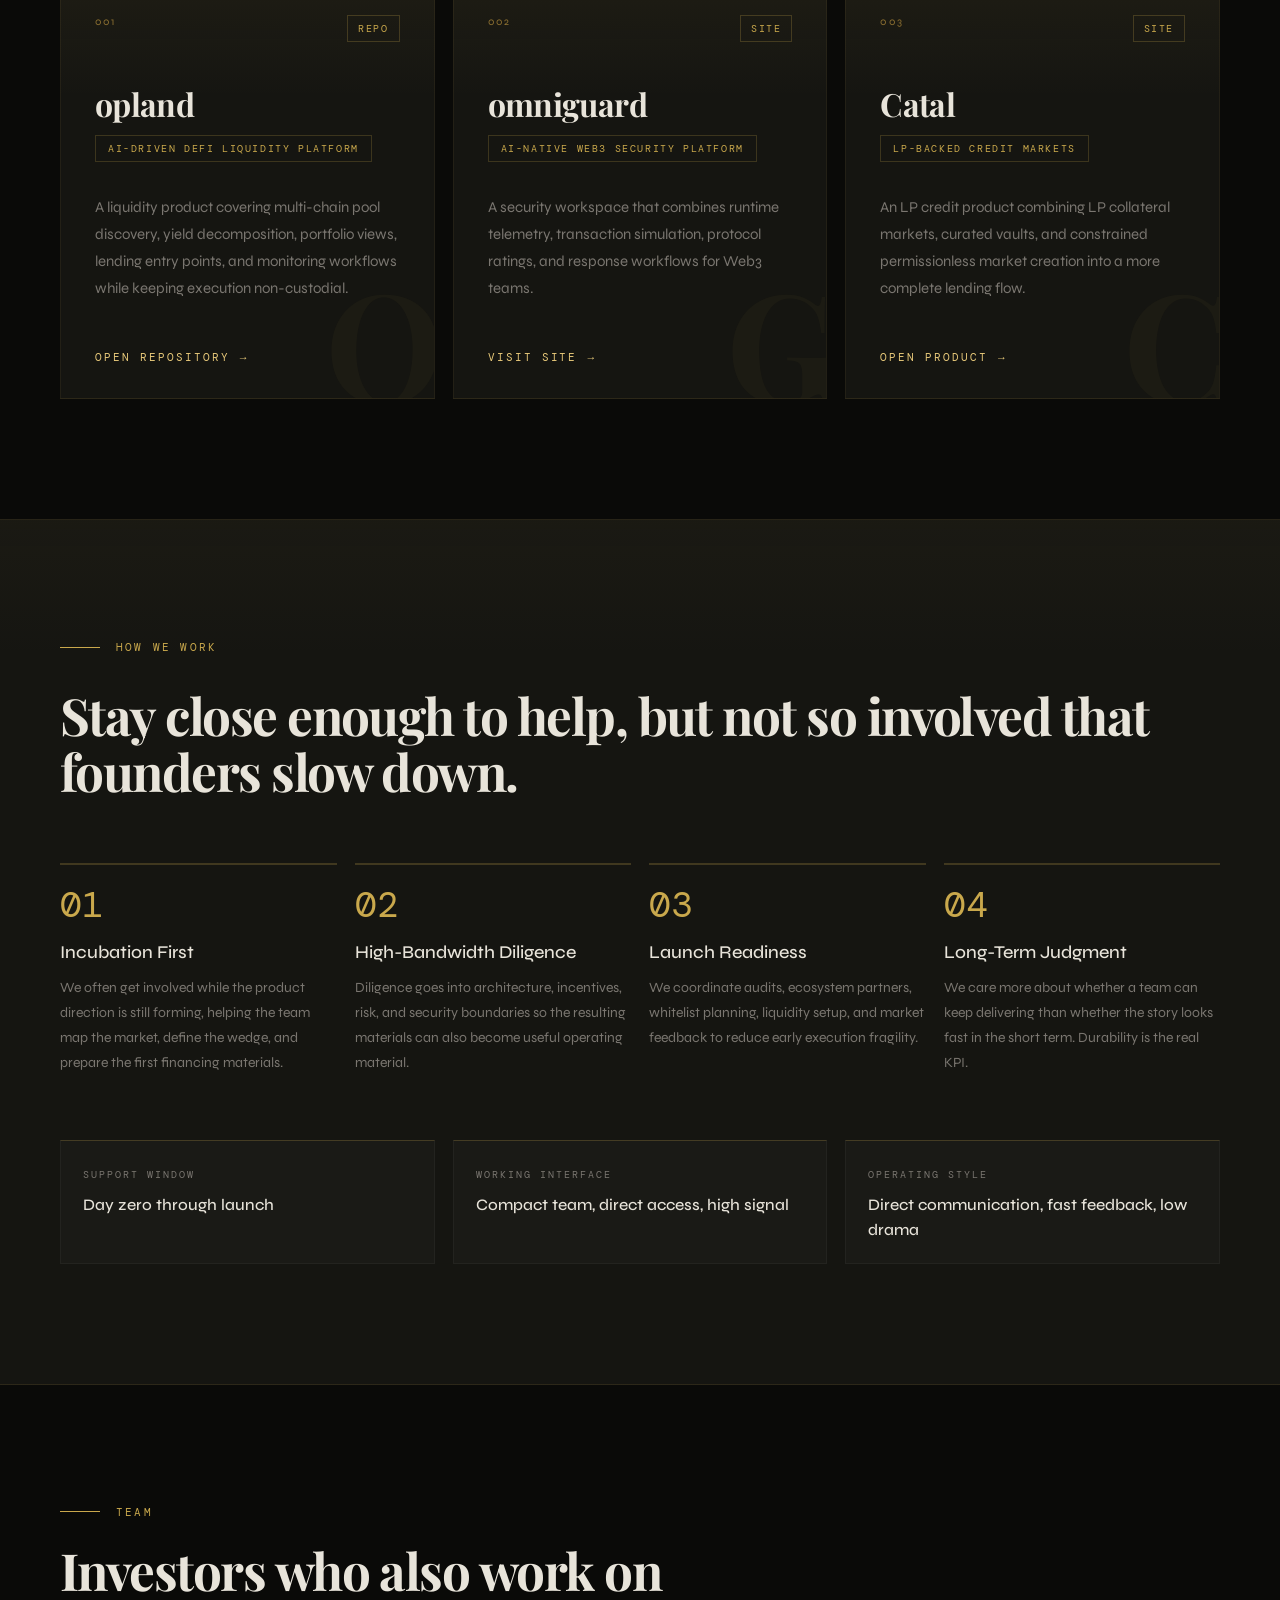
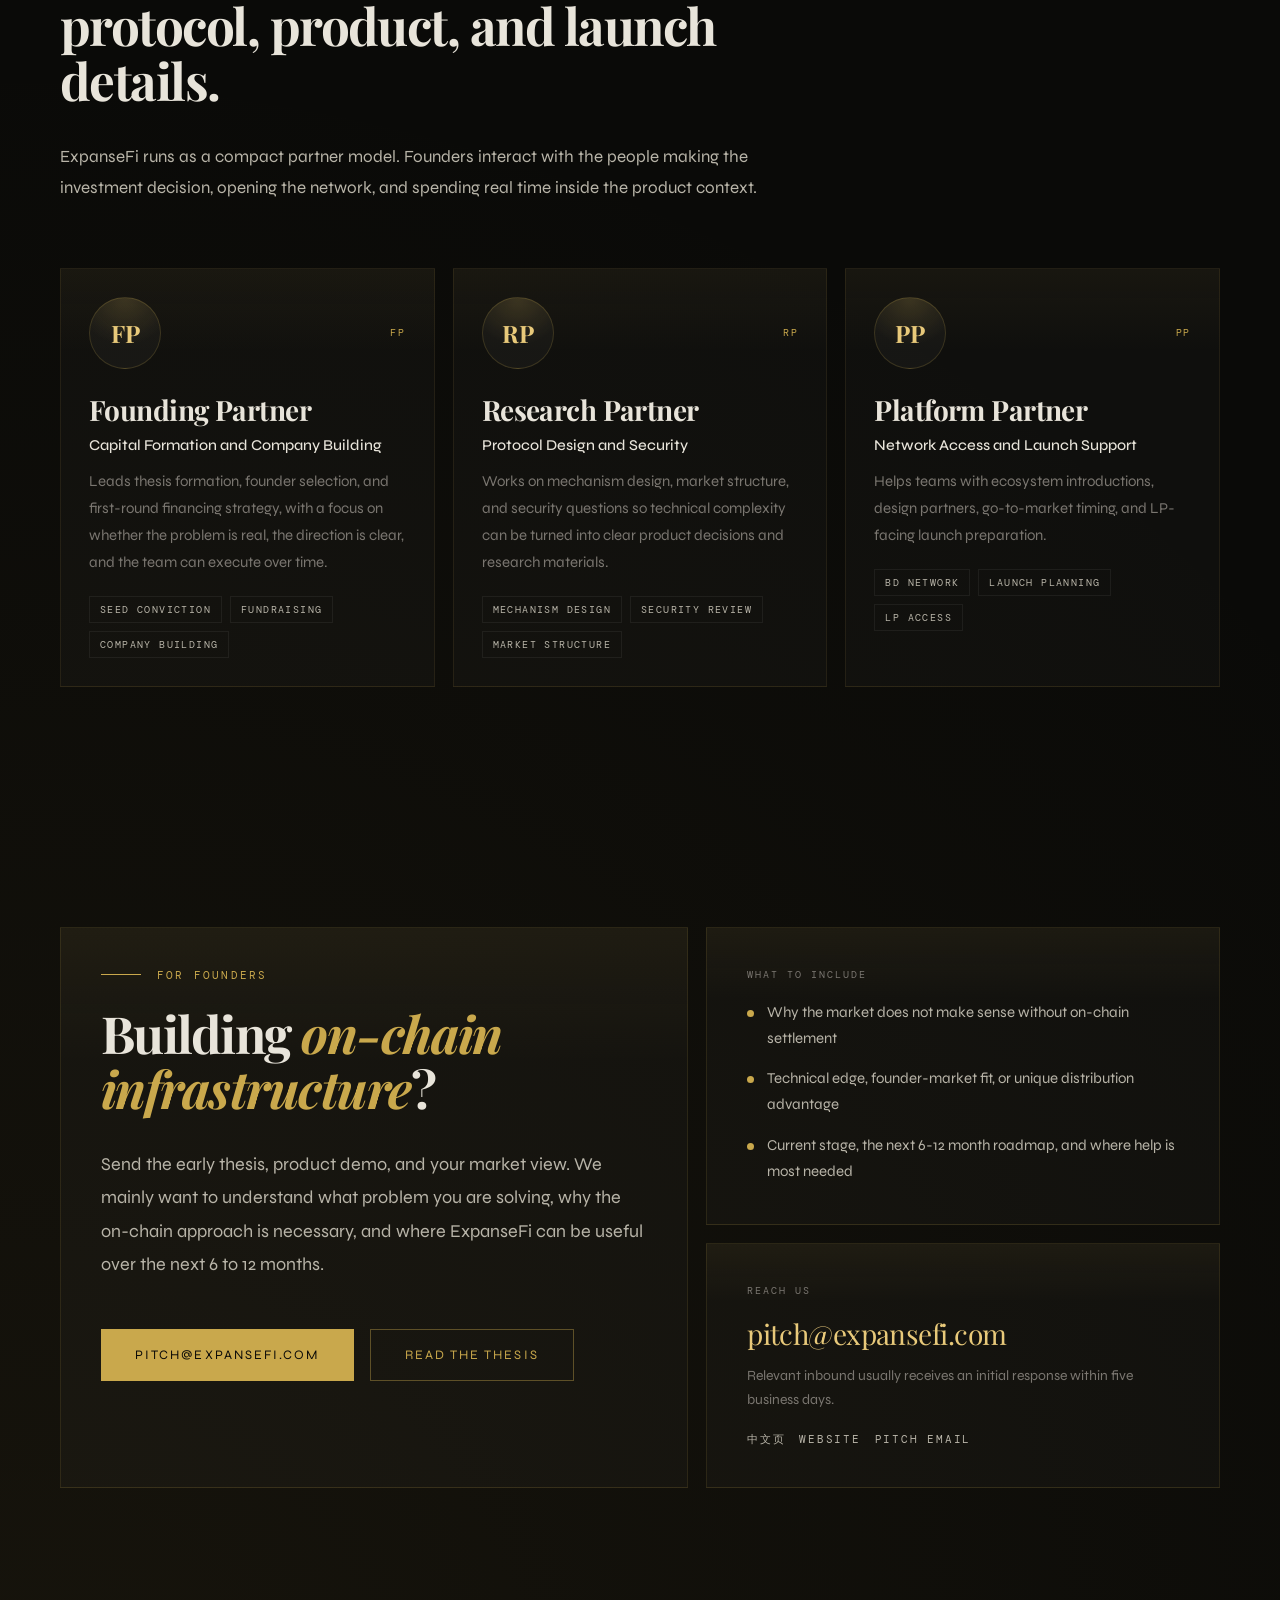
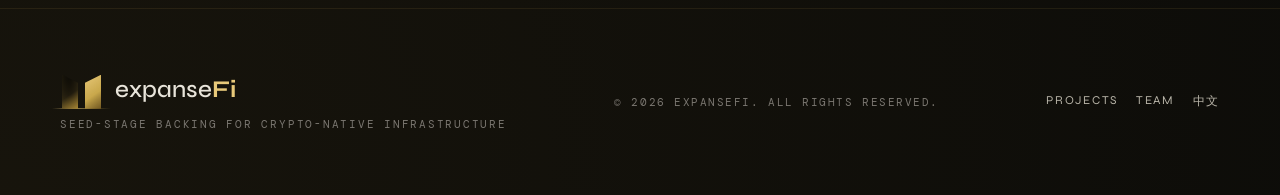
<file: en.html>
<!DOCTYPE html>
<html lang="en">
<head>
  <meta charset="UTF-8" />
  <meta http-equiv="refresh" content="0; url=/en/" />
  <meta name="viewport" content="width=device-width, initial-scale=1.0" />
  <title>Redirecting to /en/</title>
  <link rel="canonical" href="https://www.expansefi.com/en/" />
  <script>
    window.location.replace("/en/");
  </script>
</head>
<body>
  <p>If you are not redirected automatically, open <a href="/en/">/en/</a>.</p>
</body>
</html>
</file>
<file: tokens.css>
:root {
  /* Colors */
  --gold: #c9a84c;
  --gold-light: #e8c97a;
  --gold-dim: #8a6e30;
  --gold-subtle: rgba(201, 168, 76, 0.12);
  --gold-hover: rgba(201, 168, 76, 0.24);
  --ink: #0a0a08;
  --ink-2: #151511;
  --ink-3: #1d1d18;
  --ink-4: #292922;
  --text-primary: #e8e4da;
  --text-muted: #b8b4a8;
  --text-dim: #7a7670;
  --accent-teal: #4a9b8a;

  /* Typography */
  --font-display: "Playfair Display", Georgia, serif;
  --font-sans: "Syne", "Helvetica Neue", Helvetica, Arial, sans-serif;
  --font-mono: "DM Mono", "SFMono-Regular", "Fira Code", monospace;

  /* Layout */
  --container-max: 1280px;
  --section-pad-x: 60px;
  --nav-height: 84px;

  /* Spacing */
  --space-1: 8px;
  --space-2: 16px;
  --space-3: 24px;
  --space-4: 32px;
  --space-5: 40px;
  --space-6: 48px;
  --space-8: 64px;
  --space-10: 80px;
  --space-12: 96px;
  --space-15: 120px;
  --space-20: 160px;

  /* Borders */
  --border-subtle: 1px solid rgba(201, 168, 76, 0.1);
  --border-dim: 1px solid rgba(201, 168, 76, 0.2);
  --border-mid: 1px solid rgba(255, 255, 255, 0.06);

  /* Motion */
  --ease-out: cubic-bezier(0.16, 1, 0.3, 1);
  --ease-in: cubic-bezier(0.55, 0, 1, 0.45);
  --duration-fast: 0.15s;
  --duration-base: 0.25s;
  --duration-slow: 0.45s;
}

@media (max-width: 1024px) {
  :root {
    --section-pad-x: 40px;
  }
}

@media (max-width: 768px) {
  :root {
    --section-pad-x: 24px;
    --nav-height: 72px;
  }
}
</file>
<file: global.css>
/* ============================================
   EXPANSEFI — Global Styles
   ============================================ */

@import url('https://fonts.googleapis.com/css2?family=Playfair+Display:ital,wght@0,500;0,700;1,400;1,700&family=DM+Mono:wght@300;400;500&family=Syne:wght@400;500;700;800&display=swap');

/* Reset */
*,
*::before,
*::after {
  margin: 0;
  padding: 0;
  box-sizing: border-box;
}

html {
  font-size: 16px;
  scroll-behavior: smooth;
}

body {
  background:
    radial-gradient(circle at top right, rgba(201, 168, 76, 0.08), transparent 22%),
    radial-gradient(circle at bottom left, rgba(138, 110, 48, 0.1), transparent 26%),
    var(--ink);
  color: var(--text-primary);
  font-family: var(--font-sans);
  min-height: 100vh;
  overflow-x: hidden;
  cursor: none;
  -webkit-font-smoothing: antialiased;
  text-rendering: optimizeLegibility;
}

body.menu-open {
  overflow: hidden;
}

a {
  color: inherit;
  text-decoration: none;
}

img {
  display: block;
  max-width: 100%;
}

button,
input,
textarea,
select {
  font: inherit;
}

button {
  background: none;
  border: none;
  cursor: none;
}

main {
  position: relative;
  z-index: 1;
}

section[id] {
  scroll-margin-top: calc(var(--nav-height) + 32px);
}

/* Shared */
.section {
  width: min(100%, var(--container-max));
  margin: 0 auto;
  padding: var(--space-15) var(--section-pad-x);
}

.section-label,
.tag,
.mini-label,
.support-label,
.hero-note-label {
  font-family: var(--font-mono);
  text-transform: uppercase;
  letter-spacing: 0.2em;
}

.section-label {
  display: flex;
  align-items: center;
  gap: 16px;
  margin-bottom: var(--space-3);
  color: var(--gold);
  font-size: 11px;
}

.section-label::before {
  content: "";
  width: 40px;
  height: 1px;
  background: var(--gold);
}

.section-title {
  font-family: var(--font-display);
  font-size: clamp(38px, 4vw, 58px);
  font-weight: 700;
  letter-spacing: -0.03em;
  line-height: 1.08;
}

.section-title em {
  color: var(--gold);
  font-style: italic;
}

.mini-label,
.support-label,
.hero-note-label {
  color: var(--text-dim);
  font-size: 10px;
}

/* Cursor */
#cursor,
#cursor-ring {
  position: fixed;
  left: 0;
  top: 0;
  pointer-events: none;
  z-index: 9999;
}

#cursor {
  width: 10px;
  height: 10px;
  border-radius: 50%;
  background: var(--gold);
  mix-blend-mode: difference;
  transition: transform var(--duration-fast) ease;
}

#cursor-ring {
  width: 36px;
  height: 36px;
  border: 1px solid var(--gold);
  border-radius: 50%;
  opacity: 0.55;
  z-index: 9998;
  transition:
    transform var(--duration-base) ease,
    opacity var(--duration-base) ease,
    border-color var(--duration-base) ease;
}

/* Navigation */
.navbar {
  position: fixed;
  inset: 0 0 auto;
  z-index: 100;
  height: var(--nav-height);
  padding: 0 var(--section-pad-x);
  display: flex;
  align-items: center;
  justify-content: space-between;
  background: rgba(10, 10, 8, 0.72);
  border-bottom: 1px solid rgba(201, 168, 76, 0.08);
  backdrop-filter: blur(26px);
  -webkit-backdrop-filter: blur(26px);
}

.logo {
  display: inline-flex;
  align-items: center;
  gap: 13px;
  min-width: max-content;
  padding: 6px 0;
}

.logo-mark {
  position: relative;
  width: 50px;
  height: 42px;
  display: inline-flex;
  align-items: flex-end;
  justify-content: center;
  gap: 8px;
  flex: 0 0 auto;
  isolation: isolate;
}

.logo-mark::after {
  content: "";
  position: absolute;
  right: -8px;
  bottom: 0;
  left: -8px;
  height: 1px;
  background: linear-gradient(90deg, transparent, rgba(232, 201, 122, 0.76), rgba(201, 168, 76, 0.5), transparent);
  opacity: 0.82;
}

.logo-panel {
  position: relative;
  z-index: 1;
  width: 18px;
  height: 40px;
  transform-origin: bottom center;
  box-shadow:
    0 12px 22px rgba(0, 0, 0, 0.28),
    inset 0 -7px 12px rgba(201, 168, 76, 0.22);
}

.logo-panel-dark {
  clip-path: polygon(0 0, 100% 24%, 100% 100%, 0 100%);
  background: linear-gradient(145deg, #050504 6%, #18140b 56%, #9f7d2e 100%);
}

.logo-panel-gold {
  clip-path: polygon(0 24%, 100% 0, 100% 100%, 0 100%);
  background: linear-gradient(145deg, var(--gold-light) 0%, var(--gold) 58%, #5a4317 100%);
}

.logo-text {
  display: grid;
  gap: 4px;
  justify-items: start;
}

.logo-name {
  color: var(--text-primary);
  font-family: var(--font-sans);
  font-size: 25px;
  font-weight: 500;
  line-height: 0.86;
  letter-spacing: 0;
}

.logo-name span {
  color: var(--gold-light);
  font-weight: 700;
}

.logo-subline {
  display: grid;
  grid-template-columns: 32px auto 32px;
  align-items: center;
  gap: 10px;
  color: rgba(232, 228, 218, 0.72);
  font-size: 12px;
  line-height: 1;
  letter-spacing: 0;
}

.logo-subline::before,
.logo-subline::after {
  content: "";
  height: 1px;
  background: linear-gradient(90deg, transparent, rgba(232, 228, 218, 0.72), transparent);
}

.nav-links {
  display: flex;
  align-items: center;
  gap: 34px;
}

.nav-tools {
  display: flex;
  align-items: center;
  gap: 18px;
}

.nav-links a,
.mobile-menu-links a,
.footer-links a {
  color: var(--text-muted);
  font-size: 12px;
  letter-spacing: 0.14em;
  text-transform: uppercase;
  transition:
    color var(--duration-base),
    opacity var(--duration-base),
    border-color var(--duration-base),
    background var(--duration-base);
}

.nav-links a:hover,
.nav-links a.is-active,
.mobile-menu-links a:hover,
.footer-links a:hover {
  color: var(--gold);
}

.nav-cta {
  padding: 10px 18px;
  border: 1px solid rgba(201, 168, 76, 0.4);
  color: var(--gold) !important;
}

.nav-cta:hover,
.nav-cta.is-active {
  background: rgba(201, 168, 76, 0.08);
}

.lang-switch,
.mobile-menu-lang {
  display: inline-flex;
  align-items: center;
  justify-content: center;
  min-width: 48px;
  padding: 10px 12px;
  border: 1px solid rgba(201, 168, 76, 0.22);
  color: var(--text-muted);
  font-family: var(--font-mono);
  font-size: 11px;
  letter-spacing: 0.14em;
  text-transform: uppercase;
  transition:
    color var(--duration-base),
    border-color var(--duration-base),
    background var(--duration-base);
}

.lang-switch:hover,
.mobile-menu-lang:hover {
  color: var(--gold);
  border-color: rgba(201, 168, 76, 0.48);
  background: rgba(201, 168, 76, 0.06);
}

.nav-hamburger {
  display: none;
  flex-direction: column;
  gap: 5px;
  width: 38px;
  height: 38px;
  align-items: center;
  justify-content: center;
}

.nav-hamburger span {
  width: 20px;
  height: 1.5px;
  background: var(--text-primary);
  transition:
    transform var(--duration-base) var(--ease-out),
    opacity var(--duration-base) var(--ease-out);
}

.nav-hamburger[aria-expanded="true"] span:nth-child(1) {
  transform: translateY(6.5px) rotate(45deg);
}

.nav-hamburger[aria-expanded="true"] span:nth-child(2) {
  opacity: 0;
}

.nav-hamburger[aria-expanded="true"] span:nth-child(3) {
  transform: translateY(-6.5px) rotate(-45deg);
}

.mobile-menu {
  position: fixed;
  inset: var(--nav-height) 0 0;
  z-index: 95;
  padding: 0 var(--section-pad-x) var(--space-6);
  background:
    linear-gradient(180deg, rgba(201, 168, 76, 0.04), transparent 18%),
    rgba(10, 10, 8, 0.985);
  border-top: 1px solid rgba(201, 168, 76, 0.08);
  backdrop-filter: blur(18px);
  -webkit-backdrop-filter: blur(18px);
}

.mobile-menu[hidden] {
  display: none;
}

.mobile-menu-inner {
  height: 100%;
  padding: 24px 0 0;
  display: flex;
  flex-direction: column;
  gap: 36px;
}

.mobile-menu-top {
  display: flex;
  align-items: center;
  justify-content: space-between;
}

.mobile-menu-label,
.mobile-menu-close {
  color: var(--text-dim);
  font-family: var(--font-mono);
  font-size: 11px;
  letter-spacing: 0.16em;
  text-transform: uppercase;
}

.mobile-menu-links {
  display: grid;
  gap: 18px;
}

.mobile-menu-links a {
  font-family: var(--font-display);
  font-size: clamp(34px, 8vw, 48px);
  letter-spacing: -0.02em;
  text-transform: none;
  color: var(--text-primary);
}

.mobile-menu-footer {
  margin-top: auto;
  padding-top: 24px;
  border-top: 1px solid rgba(201, 168, 76, 0.08);
  display: flex;
  align-items: center;
  justify-content: space-between;
  gap: 16px;
}

/* Hero */
.hero {
  position: relative;
  min-height: 100vh;
  padding: calc(var(--nav-height) + 56px) var(--section-pad-x) var(--space-10);
  display: flex;
  align-items: stretch;
  overflow: clip;
}

.hero-bg {
  position: absolute;
  inset: 0;
  background:
    radial-gradient(circle at 74% 24%, rgba(201, 168, 76, 0.14), transparent 24%),
    radial-gradient(circle at 18% 78%, rgba(138, 110, 48, 0.12), transparent 22%),
    linear-gradient(180deg, rgba(255, 255, 255, 0.02), transparent 24%);
  pointer-events: none;
}

.hero-grid {
  position: absolute;
  inset: 0;
  background-image:
    linear-gradient(rgba(201, 168, 76, 0.05) 1px, transparent 1px),
    linear-gradient(90deg, rgba(201, 168, 76, 0.05) 1px, transparent 1px);
  background-size: 72px 72px;
  mask-image: linear-gradient(180deg, transparent 0%, black 14%, black 82%, transparent 100%);
  pointer-events: none;
}

.hero-watermark {
  position: absolute;
  right: max(var(--section-pad-x), calc((100vw - var(--container-max)) / 2 + var(--section-pad-x)));
  top: 48%;
  transform: translateY(-50%);
  font-family: var(--font-display);
  font-size: clamp(180px, 18vw, 280px);
  line-height: 1;
  color: rgba(201, 168, 76, 0.05);
  pointer-events: none;
}

.hero-shell {
  position: relative;
  z-index: 1;
  width: min(100%, var(--container-max));
  margin: 0 auto;
  display: grid;
  grid-template-columns: minmax(0, 1.3fr) minmax(320px, 0.7fr);
  align-items: end;
  gap: 72px;
}

.hero-copy {
  max-width: 760px;
}

.tag {
  display: inline-flex;
  align-items: center;
  gap: 16px;
  margin-bottom: 18px;
  color: var(--gold);
  font-size: 11px;
}

.tag::before {
  content: "";
  width: 48px;
  height: 1px;
  background: var(--gold);
}

.hero-kicker {
  color: var(--text-dim);
  font-family: var(--font-mono);
  font-size: 11px;
  letter-spacing: 0.18em;
  text-transform: uppercase;
  margin-bottom: var(--space-3);
}

.hero-title {
  font-family: var(--font-display);
  font-size: clamp(54px, 7vw, 96px);
  line-height: 0.98;
  letter-spacing: -0.045em;
  margin-bottom: var(--space-4);
}

.hero-title em {
  color: var(--gold);
  font-style: italic;
}

.hero-lead {
  max-width: 620px;
  font-size: 19px;
  line-height: 1.85;
  color: var(--text-muted);
}

.hero-actions {
  display: flex;
  flex-wrap: wrap;
  gap: 16px;
  margin-top: var(--space-6);
}

.hero-notes {
  margin-top: var(--space-8);
  display: grid;
  grid-template-columns: repeat(2, minmax(0, 1fr));
  gap: 18px;
}

.hero-note {
  position: relative;
  padding: 18px 20px 18px 22px;
  background: rgba(255, 255, 255, 0.02);
  border: 1px solid rgba(255, 255, 255, 0.04);
  transition:
    border-color var(--duration-base) var(--ease-out),
    background var(--duration-base) var(--ease-out);
}

.hero-note::before {
  content: "";
  position: absolute;
  left: 0;
  top: 20px;
  bottom: 20px;
  width: 2px;
  background: rgba(201, 168, 76, 0.35);
  transition: background var(--duration-base) var(--ease-out);
}

.hero-note:hover {
  border-color: rgba(201, 168, 76, 0.18);
  background: rgba(201, 168, 76, 0.03);
}

.hero-note:hover::before {
  background: var(--gold);
}

.hero-note strong {
  display: block;
  margin-top: 10px;
  font-size: 17px;
  font-weight: 500;
  line-height: 1.5;
}

.hero-rail {
  display: grid;
  gap: 18px;
}

.rail-panel {
  padding: 28px;
  border: 1px solid rgba(201, 168, 76, 0.12);
  background:
    linear-gradient(180deg, rgba(201, 168, 76, 0.03), transparent 35%),
    rgba(17, 17, 14, 0.78);
  backdrop-filter: blur(12px);
}

.focus-list {
  list-style: none;
  display: grid;
  gap: 18px;
  margin-top: 16px;
}

.focus-list li {
  position: relative;
  padding-left: 22px;
  font-size: 15px;
  line-height: 1.7;
  color: var(--text-muted);
}

.focus-list li::before {
  content: "";
  position: absolute;
  left: 0;
  top: 11px;
  width: 8px;
  height: 8px;
  border-radius: 50%;
  background: var(--gold);
}

.hero-stats {
  display: grid;
  gap: 1px;
  background: rgba(201, 168, 76, 0.12);
}

.stat {
  display: grid;
  gap: 8px;
  padding: 24px 28px;
  background: rgba(17, 17, 14, 0.86);
}

.stat-num {
  color: var(--gold-light);
  font-family: var(--font-mono);
  font-size: clamp(28px, 4vw, 34px);
  letter-spacing: -0.03em;
}

.stat-label {
  color: var(--text-dim);
  font-family: var(--font-mono);
  font-size: 11px;
  letter-spacing: 0.16em;
  text-transform: uppercase;
  line-height: 1.5;
}

.stat-divider {
  display: none;
}

.rail-panel-quote {
  position: relative;
}

.rail-panel-quote::before {
  content: "“";
  position: absolute;
  top: 8px;
  left: 16px;
  font-family: var(--font-display);
  font-size: 64px;
  line-height: 1;
  color: rgba(201, 168, 76, 0.3);
  pointer-events: none;
}

.rail-panel-quote p {
  position: relative;
  padding-left: 28px;
  color: var(--text-muted);
  font-size: 15px;
  line-height: 1.8;
}

.hero-scroll {
  position: absolute;
  right: var(--section-pad-x);
  bottom: var(--space-10);
  display: flex;
  flex-direction: column;
  align-items: center;
  gap: 10px;
  color: var(--text-dim);
  font-family: var(--font-mono);
  font-size: 10px;
  letter-spacing: 0.2em;
  text-transform: uppercase;
}

.scroll-line {
  width: 1px;
  height: 72px;
  background: linear-gradient(to bottom, var(--gold), transparent);
  animation: scrollPulse 2s ease-in-out infinite;
}

/* Marquee */
.marquee-wrap {
  position: relative;
  overflow: hidden;
  border-top: var(--border-subtle);
  border-bottom: var(--border-subtle);
  background: rgba(201, 168, 76, 0.03);
  mask-image: linear-gradient(90deg, transparent 0, black 8%, black 92%, transparent 100%);
  -webkit-mask-image: linear-gradient(90deg, transparent 0, black 8%, black 92%, transparent 100%);
}

.marquee-track {
  display: flex;
  width: max-content;
  white-space: nowrap;
  animation: marquee 34s linear infinite;
}

.marquee-item {
  display: inline-flex;
  align-items: center;
  gap: 34px;
  padding: 18px 34px;
  color: var(--text-dim);
  font-family: var(--font-mono);
  font-size: 12px;
  letter-spacing: 0.18em;
  text-transform: uppercase;
}

.marquee-dot {
  width: 5px;
  height: 5px;
  border-radius: 50%;
  background: var(--gold);
  flex-shrink: 0;
}

/* Thesis */
.thesis-grid {
  display: grid;
  grid-template-columns: minmax(0, 0.95fr) minmax(0, 1.05fr);
  gap: 92px;
}

.thesis-left h2 {
  font-family: var(--font-display);
  font-size: clamp(40px, 4vw, 56px);
  font-weight: 700;
  line-height: 1.08;
  letter-spacing: -0.03em;
}

.thesis-left h2 em {
  color: var(--gold);
  font-style: italic;
}

.thesis-pull {
  margin-top: var(--space-5);
  color: var(--text-muted);
  font-size: 18px;
  line-height: 1.8;
}

.thesis-right > p {
  color: var(--text-muted);
  font-size: 17px;
  line-height: 1.85;
}

.thesis-right > p + p {
  margin-top: var(--space-3);
}

.thesis-matrix {
  display: grid;
  grid-template-columns: repeat(3, minmax(0, 1fr));
  gap: 18px;
  margin-top: var(--space-6);
}

.matrix-card {
  padding: 22px;
  border: 1px solid rgba(201, 168, 76, 0.1);
  background: rgba(255, 255, 255, 0.018);
  transition:
    border-color var(--duration-base) var(--ease-out),
    background var(--duration-base) var(--ease-out),
    transform var(--duration-base) var(--ease-out);
}

.matrix-card:hover {
  transform: translateY(-2px);
  border-color: rgba(201, 168, 76, 0.24);
  background: rgba(201, 168, 76, 0.035);
}

.matrix-num,
.platform-num,
.pnum,
.approach-num {
  color: var(--gold);
  font-family: var(--font-mono);
}

.matrix-num,
.platform-num {
  font-size: 12px;
  letter-spacing: 0.18em;
}

.matrix-card h3 {
  margin-top: 18px;
  margin-bottom: 10px;
  font-size: 18px;
  font-weight: 500;
}

.matrix-card p {
  color: var(--text-dim);
  font-size: 14px;
  line-height: 1.7;
}

.principles {
  margin-top: var(--space-6);
  border-top: var(--border-mid);
}

.principle {
  display: flex;
  align-items: flex-start;
  gap: 18px;
  padding: 22px 0;
  border-bottom: var(--border-mid);
}

.pnum {
  min-width: 28px;
  font-size: 12px;
  letter-spacing: 0.14em;
}

.ptext {
  color: var(--text-muted);
  font-size: 15px;
  line-height: 1.8;
}

.ptext strong {
  color: var(--text-primary);
  font-weight: 600;
}

/* Platform */
.platform-section {
  position: relative;
}

.platform-header {
  display: flex;
  flex-direction: column;
  gap: 10px;
  margin-bottom: var(--space-8);
}

.platform-grid {
  display: grid;
  grid-template-columns: repeat(4, minmax(0, 1fr));
  gap: 18px;
}

.platform-card {
  min-height: 280px;
  padding: 26px;
  border-top: 2px solid rgba(201, 168, 76, 0.3);
  background:
    linear-gradient(180deg, rgba(201, 168, 76, 0.04), transparent 22%),
    rgba(255, 255, 255, 0.02);
  border-left: 1px solid rgba(255, 255, 255, 0.04);
  border-right: 1px solid rgba(255, 255, 255, 0.04);
  border-bottom: 1px solid rgba(255, 255, 255, 0.04);
  transition:
    transform var(--duration-base) var(--ease-out),
    border-top-color var(--duration-base) var(--ease-out),
    background var(--duration-base) var(--ease-out);
}

.platform-card:hover {
  transform: translateY(-3px);
  border-top-color: var(--gold);
  background:
    linear-gradient(180deg, rgba(201, 168, 76, 0.07), transparent 24%),
    rgba(255, 255, 255, 0.03);
}

.platform-card h3 {
  margin-top: 18px;
  margin-bottom: 12px;
  font-size: 19px;
  font-weight: 500;
}

.platform-card p {
  color: var(--text-dim);
  font-size: 15px;
  line-height: 1.8;
}

/* Portfolio */
.portfolio-section {
  width: 100%;
  max-width: none;
  padding-left: var(--section-pad-x);
  padding-right: var(--section-pad-x);
}

.portfolio-header,
.portfolio-grid {
  width: min(100%, var(--container-max));
  margin: 0 auto;
}

.portfolio-header {
  display: flex;
  justify-content: space-between;
  align-items: flex-end;
  gap: 24px;
  margin-bottom: var(--space-8);
}

.portfolio-header h2 {
  font-family: var(--font-display);
  font-size: clamp(38px, 4vw, 56px);
  font-weight: 700;
  letter-spacing: -0.03em;
  line-height: 1.08;
}

.portfolio-header h2 em {
  color: var(--gold);
  font-style: italic;
}

.portfolio-count {
  color: var(--text-dim);
  font-family: var(--font-mono);
  font-size: 12px;
  letter-spacing: 0.16em;
  text-transform: uppercase;
}

.portfolio-grid {
  display: grid;
  grid-template-columns: repeat(3, minmax(0, 1fr));
  gap: 18px;
}

.port-card {
  position: relative;
  min-height: 360px;
  display: flex;
  flex-direction: column;
  padding: 34px;
  overflow: hidden;
  background:
    linear-gradient(180deg, rgba(201, 168, 76, 0.05), transparent 28%),
    var(--ink-2);
  border: 1px solid rgba(201, 168, 76, 0.08);
  transition:
    transform var(--duration-slow) var(--ease-out),
    border-color var(--duration-slow) var(--ease-out),
    background var(--duration-slow) var(--ease-out);
}

.port-card::before {
  content: "";
  position: absolute;
  inset: 0 auto auto 0;
  width: 100%;
  height: 2px;
  background: linear-gradient(90deg, var(--gold), transparent);
  opacity: 0;
  transition: opacity var(--duration-slow) var(--ease-out);
}

.port-card:hover {
  transform: translateY(-6px);
  border-color: rgba(201, 168, 76, 0.24);
  background:
    linear-gradient(180deg, rgba(201, 168, 76, 0.08), transparent 30%),
    var(--ink-3);
}

.port-card:hover::before {
  opacity: 1;
}

.port-top {
  display: flex;
  justify-content: space-between;
  align-items: flex-start;
  gap: 20px;
  margin-bottom: var(--space-5);
}

.port-num {
  font-size: 11px;
  letter-spacing: 0.2em;
  color: var(--gold-dim);
}

.port-status {
  padding: 6px 10px;
  border: 1px solid rgba(201, 168, 76, 0.24);
  color: var(--gold);
  font-family: var(--font-mono);
  font-size: 10px;
  letter-spacing: 0.16em;
  text-transform: uppercase;
}

.port-name {
  position: relative;
  z-index: 1;
  font-family: var(--font-display);
  font-size: 32px;
  font-weight: 700;
  letter-spacing: -0.02em;
  margin-bottom: 10px;
}

.port-tag {
  display: inline-flex;
  align-self: flex-start;
  margin-bottom: var(--space-4);
  padding: 6px 12px;
  border: 1px solid rgba(201, 168, 76, 0.22);
  color: var(--gold);
  font-family: var(--font-mono);
  font-size: 10px;
  letter-spacing: 0.16em;
  text-transform: uppercase;
}

.port-desc {
  position: relative;
  z-index: 1;
  color: var(--text-dim);
  font-size: 15px;
  line-height: 1.8;
  margin-bottom: auto;
}

.port-link {
  position: relative;
  z-index: 1;
  margin-top: var(--space-6);
  display: inline-flex;
  align-items: center;
  gap: 10px;
  color: var(--gold-light);
  font-family: var(--font-mono);
  font-size: 11px;
  letter-spacing: 0.18em;
  text-transform: uppercase;
  transition: gap var(--duration-base) var(--ease-out);
}

.port-card:hover .port-link {
  gap: 14px;
}

.port-bg-letter {
  position: absolute;
  right: -10px;
  bottom: -18px;
  font-family: var(--font-display);
  font-size: 150px;
  font-weight: 700;
  line-height: 1;
  color: rgba(201, 168, 76, 0.04);
  user-select: none;
}

/* Approach */
.approach-section {
  width: 100%;
  max-width: none;
  padding-left: var(--section-pad-x);
  padding-right: var(--section-pad-x);
  background:
    linear-gradient(180deg, rgba(201, 168, 76, 0.03), transparent 16%),
    var(--ink-2);
  border-top: var(--border-subtle);
  border-bottom: var(--border-subtle);
}

.approach-header,
.approach-grid,
.support-strip {
  width: min(100%, var(--container-max));
  margin: 0 auto;
}

.approach-header {
  display: flex;
  flex-direction: column;
  gap: 10px;
}

.approach-grid {
  display: grid;
  grid-template-columns: repeat(4, minmax(0, 1fr));
  gap: 18px;
  margin-top: var(--space-8);
}

.approach-item {
  padding-top: 22px;
  border-top: 2px solid rgba(201, 168, 76, 0.24);
  transition: border-top-color var(--duration-base) var(--ease-out);
}

.approach-item:hover {
  border-top-color: var(--gold);
}

.approach-num {
  font-size: 36px;
  line-height: 1;
}

.approach-title {
  margin-top: 18px;
  margin-bottom: 12px;
  font-size: 18px;
  font-weight: 500;
}

.approach-desc {
  color: var(--text-dim);
  font-size: 14px;
  line-height: 1.8;
}

.support-strip {
  display: grid;
  grid-template-columns: repeat(3, minmax(0, 1fr));
  gap: 18px;
  margin-top: var(--space-8);
}

.support-card {
  position: relative;
  padding: 22px 22px 20px;
  border: 1px solid rgba(255, 255, 255, 0.04);
  border-top: 1px solid rgba(201, 168, 76, 0.24);
  background: rgba(255, 255, 255, 0.02);
  transition:
    border-color var(--duration-base) var(--ease-out),
    background var(--duration-base) var(--ease-out);
}

.support-card:hover {
  border-top-color: var(--gold);
  background: rgba(201, 168, 76, 0.035);
}

.support-card strong {
  display: block;
  margin-top: 10px;
  font-size: 16px;
  font-weight: 500;
  line-height: 1.6;
}

/* Team */
.team-header {
  max-width: 760px;
}

.team-copy {
  margin-top: var(--space-4);
  color: var(--text-muted);
  font-size: 17px;
  line-height: 1.85;
}

.team-grid {
  display: grid;
  grid-template-columns: repeat(3, minmax(0, 1fr));
  gap: 18px;
  margin-top: var(--space-8);
}

.team-card {
  padding: 28px;
  background:
    linear-gradient(180deg, rgba(201, 168, 76, 0.05), transparent 20%),
    rgba(255, 255, 255, 0.02);
  border: 1px solid rgba(201, 168, 76, 0.1);
  transition:
    border-color var(--duration-base) var(--ease-out),
    background var(--duration-base) var(--ease-out),
    transform var(--duration-base) var(--ease-out);
}

.team-card:hover {
  transform: translateY(-2px);
  border-color: rgba(201, 168, 76, 0.24);
  background:
    linear-gradient(180deg, rgba(201, 168, 76, 0.08), transparent 22%),
    rgba(255, 255, 255, 0.03);
}

.team-top {
  display: flex;
  justify-content: space-between;
  align-items: center;
  gap: 16px;
  margin-bottom: 22px;
}

.team-avatar {
  width: 72px;
  height: 72px;
  border-radius: 50%;
  border: 1px solid rgba(201, 168, 76, 0.2);
  display: flex;
  align-items: center;
  justify-content: center;
  background:
    radial-gradient(circle at top, rgba(201, 168, 76, 0.18), transparent 60%),
    rgba(255, 255, 255, 0.03);
  color: var(--gold-light);
  font-family: var(--font-display);
  font-size: 24px;
  font-weight: 700;
}

.team-role-tag {
  color: var(--gold);
  font-family: var(--font-mono);
  font-size: 10px;
  letter-spacing: 0.16em;
  text-transform: uppercase;
}

.team-name {
  font-family: var(--font-display);
  font-size: 28px;
  font-weight: 700;
  letter-spacing: -0.02em;
  margin-bottom: 8px;
}

.team-role {
  color: var(--text-primary);
  font-size: 15px;
  font-weight: 500;
  margin-bottom: 14px;
}

.team-bio {
  color: var(--text-dim);
  font-size: 15px;
  line-height: 1.8;
}

.team-skills {
  display: flex;
  flex-wrap: wrap;
  gap: 8px;
  margin-top: 20px;
}

.team-skills span {
  padding: 6px 10px;
  border: 1px solid rgba(255, 255, 255, 0.06);
  color: var(--text-muted);
  font-family: var(--font-mono);
  font-size: 10px;
  letter-spacing: 0.14em;
  text-transform: uppercase;
}

/* Contact */
.contact-section {
  display: grid;
  grid-template-columns: minmax(0, 1.1fr) minmax(320px, 0.9fr);
  gap: 18px;
}

.contact-panel,
.contact-card {
  padding: clamp(28px, 4vw, 40px);
  background:
    linear-gradient(180deg, rgba(201, 168, 76, 0.06), transparent 24%),
    rgba(255, 255, 255, 0.02);
  border: 1px solid rgba(201, 168, 76, 0.12);
}

.contact-copy {
  margin-top: var(--space-4);
  max-width: 720px;
  color: var(--text-muted);
  font-size: 18px;
  line-height: 1.85;
}

.contact-actions {
  display: flex;
  flex-wrap: wrap;
  gap: 16px;
  margin-top: var(--space-6);
}

.contact-sidebar {
  display: grid;
  gap: 18px;
}

.contact-list {
  list-style: none;
  display: grid;
  gap: 14px;
  margin-top: 18px;
}

.contact-list li {
  position: relative;
  padding-left: 20px;
  color: var(--text-muted);
  font-size: 15px;
  line-height: 1.75;
}

.contact-list li::before {
  content: "";
  position: absolute;
  left: 0;
  top: 11px;
  width: 7px;
  height: 7px;
  border-radius: 50%;
  background: var(--gold);
}

.contact-mail {
  display: inline-block;
  margin-top: 18px;
  color: var(--gold-light);
  font-family: var(--font-display);
  font-size: 28px;
  letter-spacing: -0.02em;
}

.contact-meta {
  margin-top: 12px;
  color: var(--text-dim);
  font-size: 14px;
  line-height: 1.7;
}

.contact-links {
  display: flex;
  flex-wrap: wrap;
  gap: 14px;
  margin-top: 20px;
}

.contact-links a {
  color: var(--text-muted);
  font-family: var(--font-mono);
  font-size: 11px;
  letter-spacing: 0.16em;
  text-transform: uppercase;
}

.contact-links a:hover {
  color: var(--gold);
}

/* Buttons */
.btn-primary,
.btn-outline {
  display: inline-flex;
  align-items: center;
  justify-content: center;
  padding: 16px 34px;
  min-height: 52px;
  font-size: 13px;
  letter-spacing: 0.16em;
  text-transform: uppercase;
  transition:
    background var(--duration-base) var(--ease-out),
    color var(--duration-base) var(--ease-out),
    border-color var(--duration-base) var(--ease-out),
    transform var(--duration-base) var(--ease-out);
}

.btn-primary:hover,
.btn-outline:hover {
  transform: translateY(-2px);
}

.btn-primary {
  background: var(--gold);
  color: var(--ink);
}

.btn-primary:hover {
  background: var(--gold-light);
}

.btn-outline {
  border: 1px solid rgba(201, 168, 76, 0.4);
  color: var(--gold);
}

.btn-outline:hover {
  border-color: rgba(201, 168, 76, 0.7);
  background: rgba(201, 168, 76, 0.06);
}

/* Footer */
footer {
  width: min(100%, var(--container-max));
  margin: 0 auto;
  padding: var(--space-8) var(--section-pad-x);
  display: flex;
  justify-content: space-between;
  align-items: center;
  gap: 24px;
  flex-wrap: wrap;
  border-top: var(--border-subtle);
}

.footer-brand {
  display: grid;
  gap: 8px;
}

.footer-logo {
  display: inline-flex;
  align-items: center;
  gap: 12px;
  width: max-content;
}

.footer-logo .logo-mark {
  width: 43px;
  height: 36px;
  gap: 7px;
}

.footer-logo .logo-panel {
  width: 16px;
  height: 34px;
}

.footer-logo .logo-name {
  font-size: 24px;
}

.footer-tagline {
  color: var(--text-dim);
  font-family: var(--font-mono);
  font-size: 11px;
  letter-spacing: 0.16em;
  text-transform: uppercase;
}

.footer-copy {
  color: var(--text-dim);
  font-family: var(--font-mono);
  font-size: 11px;
  letter-spacing: 0.14em;
  text-transform: uppercase;
}

.footer-links {
  display: flex;
  flex-wrap: wrap;
  gap: 18px;
}

/* States */
a:focus-visible,
button:focus-visible {
  outline: 2px solid rgba(201, 168, 76, 0.7);
  outline-offset: 4px;
}

/* Responsive */
@media (max-width: 1180px) {
  .hero-shell,
  .contact-section {
    grid-template-columns: 1fr;
  }

  .platform-grid,
  .approach-grid {
    grid-template-columns: repeat(2, minmax(0, 1fr));
  }

  .team-grid {
    grid-template-columns: repeat(2, minmax(0, 1fr));
  }

  .thesis-matrix {
    grid-template-columns: 1fr;
  }
}

@media (max-width: 1024px) {
  .nav-links {
    gap: 24px;
  }

  .logo-subline {
    display: none;
  }

  .thesis-grid {
    grid-template-columns: 1fr;
    gap: 56px;
  }

  .portfolio-grid {
    grid-template-columns: repeat(2, minmax(0, 1fr));
  }

  .support-strip {
    grid-template-columns: 1fr;
  }
}

@media (max-width: 768px) {
  body {
    cursor: auto;
  }

  .nav-links {
    display: none;
  }

  .lang-switch {
    display: none;
  }

  .nav-hamburger {
    display: flex;
  }

  .logo {
    gap: 10px;
  }

  .logo-mark {
    width: 42px;
    height: 36px;
    gap: 7px;
  }

  .logo-panel {
    width: 15px;
    height: 34px;
  }

  .logo-name {
    font-size: 22px;
  }

  .hero {
    min-height: auto;
    padding-top: calc(var(--nav-height) + 40px);
  }

  .hero-watermark,
  .hero-scroll {
    display: none;
  }

  .hero-actions,
  .hero-notes {
    grid-template-columns: 1fr;
  }

  .hero-notes {
    gap: 14px;
  }

  .hero-stats {
    grid-template-columns: 1fr;
  }

  .portfolio-header {
    flex-direction: column;
    align-items: flex-start;
  }

  .portfolio-grid,
  .platform-grid,
  .approach-grid,
  .team-grid {
    grid-template-columns: 1fr;
  }

  .contact-mail {
    font-size: 24px;
  }

  footer {
    flex-direction: column;
    align-items: flex-start;
  }
}

@media (max-width: 560px) {
  .section {
    padding-top: var(--space-10);
    padding-bottom: var(--space-10);
  }

  .hero-title {
    font-size: clamp(48px, 15vw, 72px);
  }

  .hero-lead,
  .contact-copy,
  .thesis-pull {
    font-size: 16px;
  }

  .contact-panel,
  .contact-card,
  .rail-panel,
  .port-card,
  .team-card,
  .platform-card {
    padding: 22px;
  }

  .btn-primary,
  .btn-outline {
    width: 100%;
  }

  .mobile-menu-links a {
    font-size: 34px;
  }
}

@media (hover: none), (pointer: coarse) {
  #cursor,
  #cursor-ring {
    display: none;
  }
}
</file>
<file: animations.css>
@keyframes scrollPulse {
  0%,
  100% {
    opacity: 0.35;
  }

  50% {
    opacity: 1;
  }
}

@keyframes marquee {
  from {
    transform: translateX(0);
  }

  to {
    transform: translateX(-50%);
  }
}

@keyframes fadeInUp {
  from {
    opacity: 0;
    transform: translateY(24px);
  }

  to {
    opacity: 1;
    transform: translateY(0);
  }
}

@keyframes menuIn {
  from {
    opacity: 0;
    transform: translateY(-12px);
  }

  to {
    opacity: 1;
    transform: translateY(0);
  }
}

.fade-in {
  opacity: 0;
  transform: translateY(20px);
  animation: fadeInUp 0.8s var(--ease-out) forwards;
}

.d1 {
  animation-delay: 0.1s;
}

.d2 {
  animation-delay: 0.24s;
}

.d3 {
  animation-delay: 0.38s;
}

.d4 {
  animation-delay: 0.52s;
}

.d5 {
  animation-delay: 0.66s;
}

.reveal {
  opacity: 0;
  transform: translateY(32px);
  transition:
    opacity 0.7s var(--ease-out),
    transform 0.7s var(--ease-out);
}

.reveal.revealed {
  opacity: 1;
  transform: translateY(0);
}

.reveal.revealed.delay-1 {
  transition-delay: 0.08s;
}

.reveal.revealed.delay-2 {
  transition-delay: 0.16s;
}

.reveal.revealed.delay-3 {
  transition-delay: 0.24s;
}

.navbar.scrolled {
  background: rgba(10, 10, 8, 0.9);
  border-bottom-color: rgba(201, 168, 76, 0.16);
}

.mobile-menu:not([hidden]) .mobile-menu-inner {
  animation: menuIn 0.35s var(--ease-out);
}

.port-card.reveal.delay-1,
.platform-card.reveal.delay-1,
.approach-item.reveal.delay-1,
.team-card.reveal.delay-1 {
  transition-delay: 0.08s;
}

.port-card.reveal.delay-2,
.platform-card.reveal.delay-2,
.approach-item.reveal.delay-2,
.team-card.reveal.delay-2 {
  transition-delay: 0.16s;
}

.port-card.reveal.delay-3,
.platform-card.reveal.delay-3,
.approach-item.reveal.delay-3 {
  transition-delay: 0.24s;
}

@media (prefers-reduced-motion: reduce) {
  *,
  *::before,
  *::after {
    animation-duration: 0.01ms !important;
    animation-iteration-count: 1 !important;
    transition-duration: 0.01ms !important;
    scroll-behavior: auto !important;
  }
}
</file>
